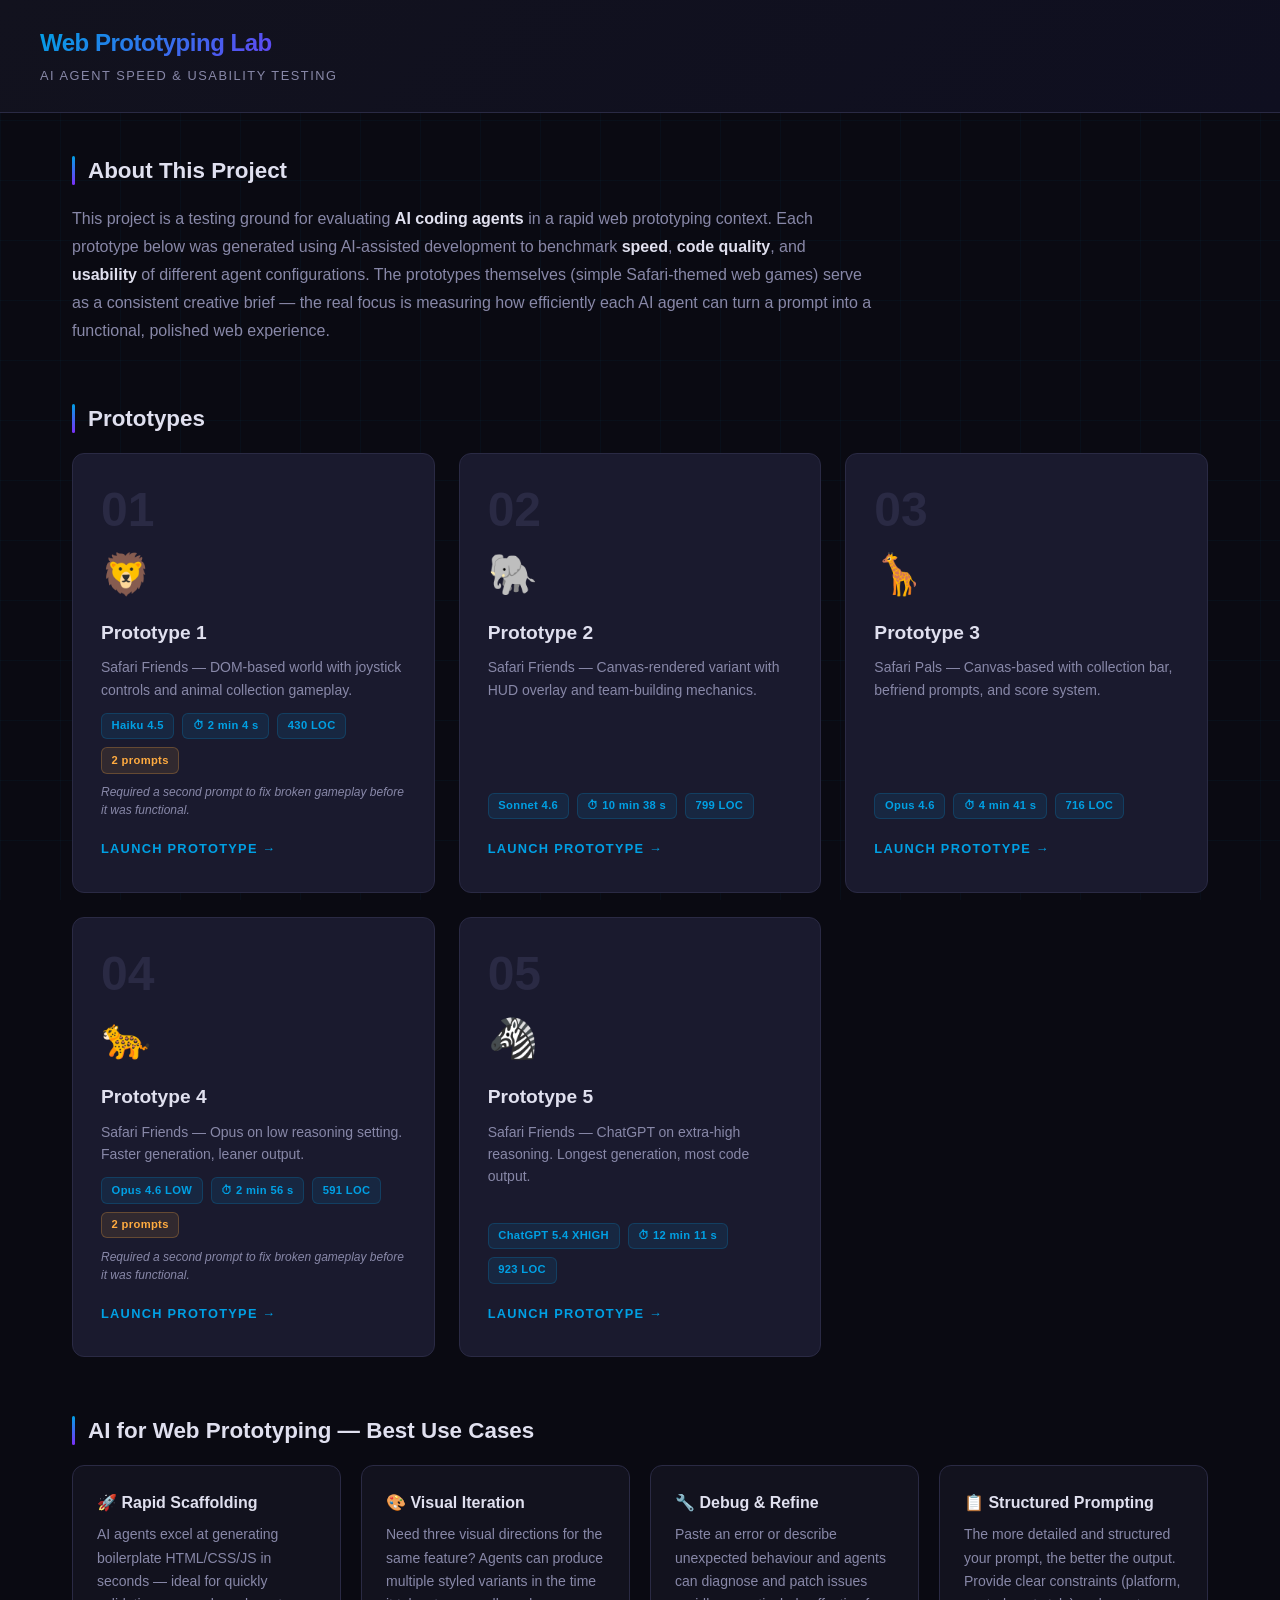
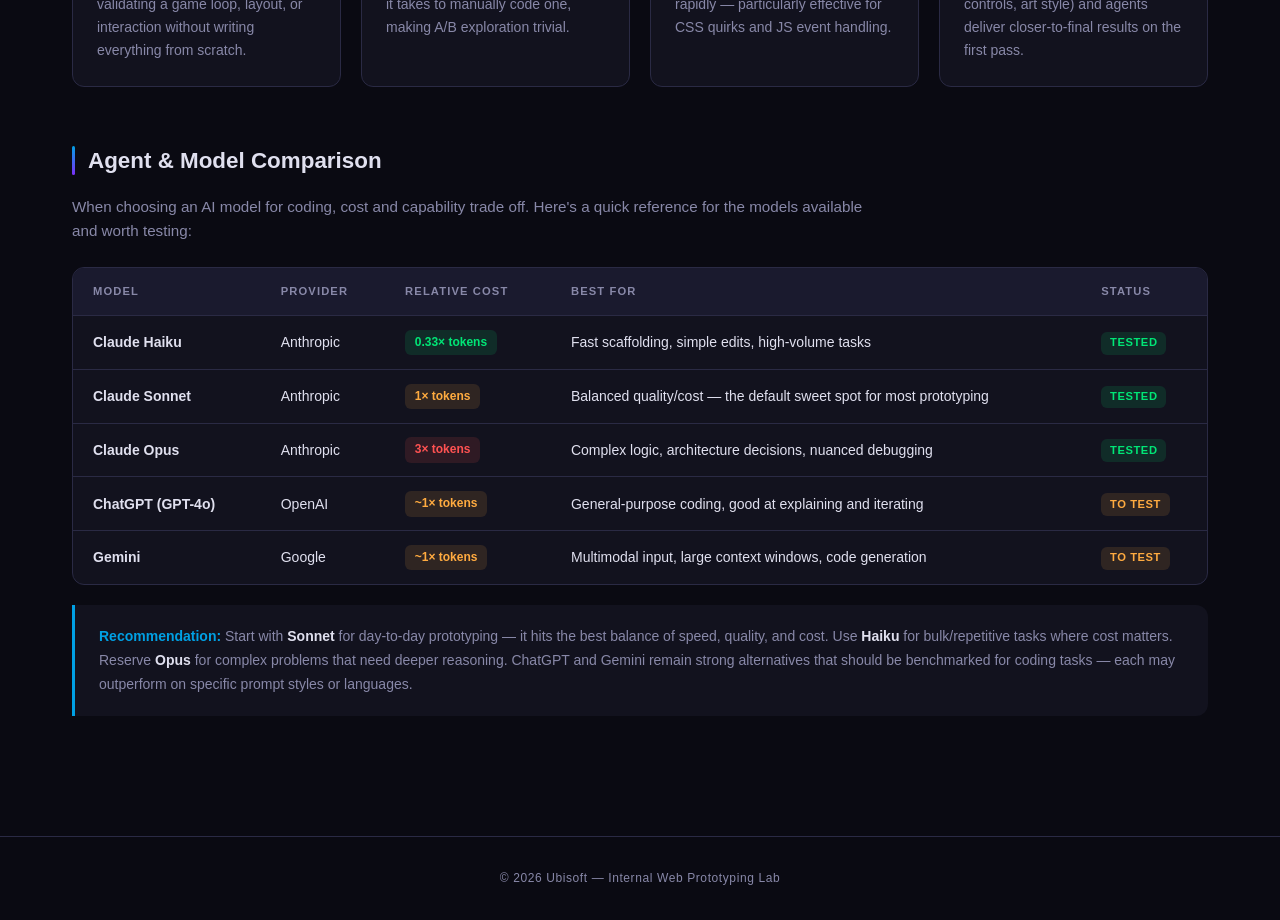
<file: index.html>
<!DOCTYPE html>
<html lang="en">
<head>
    <meta charset="UTF-8">
    <meta name="viewport" content="width=device-width, initial-scale=1.0">
    <title>Ubisoft Web Prototyping Lab</title>
    <link rel="stylesheet" href="styles.css">
</head>
<body>
    <div class="bg-grid"></div>

    <header>
        <div class="header-inner">
            <div class="logo-area">
                <div>
                    <h1>Web Prototyping Lab</h1>
                    <span class="subtitle">AI Agent Speed &amp; Usability Testing</span>
                </div>
            </div>
        </div>
    </header>

    <main>
        <!-- Intro Section -->
        <section class="intro-section">
            <h2>About This Project</h2>
            <p>
                This project is a testing ground for evaluating <strong>AI coding agents</strong> in a rapid web prototyping context. Each prototype below was generated using AI-assisted development to benchmark <strong>speed</strong>, <strong>code quality</strong>, and <strong>usability</strong> of different agent configurations. The prototypes themselves (simple Safari-themed web games) serve as a consistent creative brief — the real focus is measuring how efficiently each AI agent can turn a prompt into a functional, polished web experience.
            </p>
        </section>

        <!-- Prototype Cards -->
        <section class="cards-section">
            <h2>Prototypes</h2>
            <div class="cards-grid">

                <a href="prototype1/index.html" class="card">
                    <div class="card-number">01</div>
                    <div class="card-icon">🦁</div>
                    <h3>Prototype 1</h3>
                    <p class="card-desc">Safari Friends — DOM-based world with joystick controls and animal collection gameplay.</p>
                    <div class="card-meta">
                        <span class="meta-tag">Haiku 4.5</span>
                        <span class="meta-tag">⏱ 2 min 4 s</span>
                        <span class="meta-tag">430 LOC</span>
                        <span class="meta-tag meta-tag--warn">2 prompts</span>
                    </div>
                    <p class="card-extra">Required a second prompt to fix broken gameplay before it was functional.</p>
                    <span class="card-cta">Launch Prototype &rarr;</span>
                </a>

                <a href="prototype2/index.html" class="card">
                    <div class="card-number">02</div>
                    <div class="card-icon">🐘</div>
                    <h3>Prototype 2</h3>
                    <p class="card-desc">Safari Friends — Canvas-rendered variant with HUD overlay and team-building mechanics.</p>
                    <div class="card-meta">
                        <span class="meta-tag">Sonnet 4.6</span>
                        <span class="meta-tag">⏱ 10 min 38 s</span>
                        <span class="meta-tag">799 LOC</span>
                    </div>
                    <span class="card-cta">Launch Prototype &rarr;</span>
                </a>

                <a href="prototype3/index.html" class="card">
                    <div class="card-number">03</div>
                    <div class="card-icon">🦒</div>
                    <h3>Prototype 3</h3>
                    <p class="card-desc">Safari Pals — Canvas-based with collection bar, befriend prompts, and score system.</p>
                    <div class="card-meta">
                        <span class="meta-tag">Opus 4.6</span>
                        <span class="meta-tag">⏱ 4 min 41 s</span>
                        <span class="meta-tag">716 LOC</span>
                    </div>
                    <span class="card-cta">Launch Prototype &rarr;</span>
                </a>

                <a href="prototype4%20(opus%20low)/index.html" class="card">
                    <div class="card-number">04</div>
                    <div class="card-icon">🐆</div>
                    <h3>Prototype 4</h3>
                    <p class="card-desc">Safari Friends — Opus on low reasoning setting. Faster generation, leaner output.</p>
                    <div class="card-meta">
                        <span class="meta-tag">Opus 4.6 LOW</span>
                        <span class="meta-tag">⏱ 2 min 56 s</span>
                        <span class="meta-tag">591 LOC</span>
                        <span class="meta-tag meta-tag--warn">2 prompts</span>
                    </div>
                    <p class="card-extra">Required a second prompt to fix broken gameplay before it was functional.</p>
                    <span class="card-cta">Launch Prototype &rarr;</span>
                </a>

                <a href="prototype5%20(gpt)/index.html" class="card">
                    <div class="card-number">05</div>
                    <div class="card-icon">🦓</div>
                    <h3>Prototype 5</h3>
                    <p class="card-desc">Safari Friends — ChatGPT on extra-high reasoning. Longest generation, most code output.</p>
                    <div class="card-meta">
                        <span class="meta-tag">ChatGPT 5.4 XHIGH</span>
                        <span class="meta-tag">⏱ 12 min 11 s</span>
                        <span class="meta-tag">923 LOC</span>
                    </div>
                    <span class="card-cta">Launch Prototype &rarr;</span>
                </a>

            </div>
        </section>

        <!-- AI Insights Section -->
        <section class="insights-section">
            <h2>AI for Web Prototyping — Best Use Cases</h2>
            <div class="insights-grid">
                <div class="insight-card">
                    <h3>🚀 Rapid Scaffolding</h3>
                    <p>AI agents excel at generating boilerplate HTML/CSS/JS in seconds — ideal for quickly validating a game loop, layout, or interaction without writing everything from scratch.</p>
                </div>
                <div class="insight-card">
                    <h3>🎨 Visual Iteration</h3>
                    <p>Need three visual directions for the same feature? Agents can produce multiple styled variants in the time it takes to manually code one, making A/B exploration trivial.</p>
                </div>
                <div class="insight-card">
                    <h3>🔧 Debug &amp; Refine</h3>
                    <p>Paste an error or describe unexpected behaviour and agents can diagnose and patch issues rapidly — particularly effective for CSS quirks and JS event handling.</p>
                </div>
                <div class="insight-card">
                    <h3>📋 Structured Prompting</h3>
                    <p>The more detailed and structured your prompt, the better the output. Provide clear constraints (platform, controls, art style) and agents deliver closer-to-final results on the first pass.</p>
                </div>
            </div>
        </section>

        <!-- Model Comparison Section -->
        <section class="models-section">
            <h2>Agent &amp; Model Comparison</h2>
            <p class="models-intro">When choosing an AI model for coding, cost and capability trade off. Here's a quick reference for the models available and worth testing:</p>

            <div class="model-table-wrapper">
                <table class="model-table">
                    <thead>
                        <tr>
                            <th>Model</th>
                            <th>Provider</th>
                            <th>Relative Cost</th>
                            <th>Best For</th>
                            <th>Status</th>
                        </tr>
                    </thead>
                    <tbody>
                        <tr>
                            <td><strong>Claude Haiku</strong></td>
                            <td>Anthropic</td>
                            <td><span class="cost-badge cost-low">0.33× tokens</span></td>
                            <td>Fast scaffolding, simple edits, high-volume tasks</td>
                            <td><span class="status-badge tested">Tested</span></td>
                        </tr>
                        <tr>
                            <td><strong>Claude Sonnet</strong></td>
                            <td>Anthropic</td>
                            <td><span class="cost-badge cost-mid">1× tokens</span></td>
                            <td>Balanced quality/cost — the default sweet spot for most prototyping</td>
                            <td><span class="status-badge tested">Tested</span></td>
                        </tr>
                        <tr>
                            <td><strong>Claude Opus</strong></td>
                            <td>Anthropic</td>
                            <td><span class="cost-badge cost-high">3× tokens</span></td>
                            <td>Complex logic, architecture decisions, nuanced debugging</td>
                            <td><span class="status-badge tested">Tested</span></td>
                        </tr>
                        <tr>
                            <td><strong>ChatGPT (GPT-4o)</strong></td>
                            <td>OpenAI</td>
                            <td><span class="cost-badge cost-mid">~1× tokens</span></td>
                            <td>General-purpose coding, good at explaining and iterating</td>
                            <td><span class="status-badge pending">To Test</span></td>
                        </tr>
                        <tr>
                            <td><strong>Gemini</strong></td>
                            <td>Google</td>
                            <td><span class="cost-badge cost-mid">~1× tokens</span></td>
                            <td>Multimodal input, large context windows, code generation</td>
                            <td><span class="status-badge pending">To Test</span></td>
                        </tr>
                    </tbody>
                </table>
            </div>

            <div class="model-note">
                <strong>Recommendation:</strong> Start with <em>Sonnet</em> for day-to-day prototyping — it hits the best balance of speed, quality, and cost. Use <em>Haiku</em> for bulk/repetitive tasks where cost matters. Reserve <em>Opus</em> for complex problems that need deeper reasoning. ChatGPT and Gemini remain strong alternatives that should be benchmarked for coding tasks — each may outperform on specific prompt styles or languages.
            </div>
        </section>
    </main>

    <footer>
        <p>&copy; 2026 Ubisoft — Internal Web Prototyping Lab</p>
    </footer>
</body>
</html>
</file>
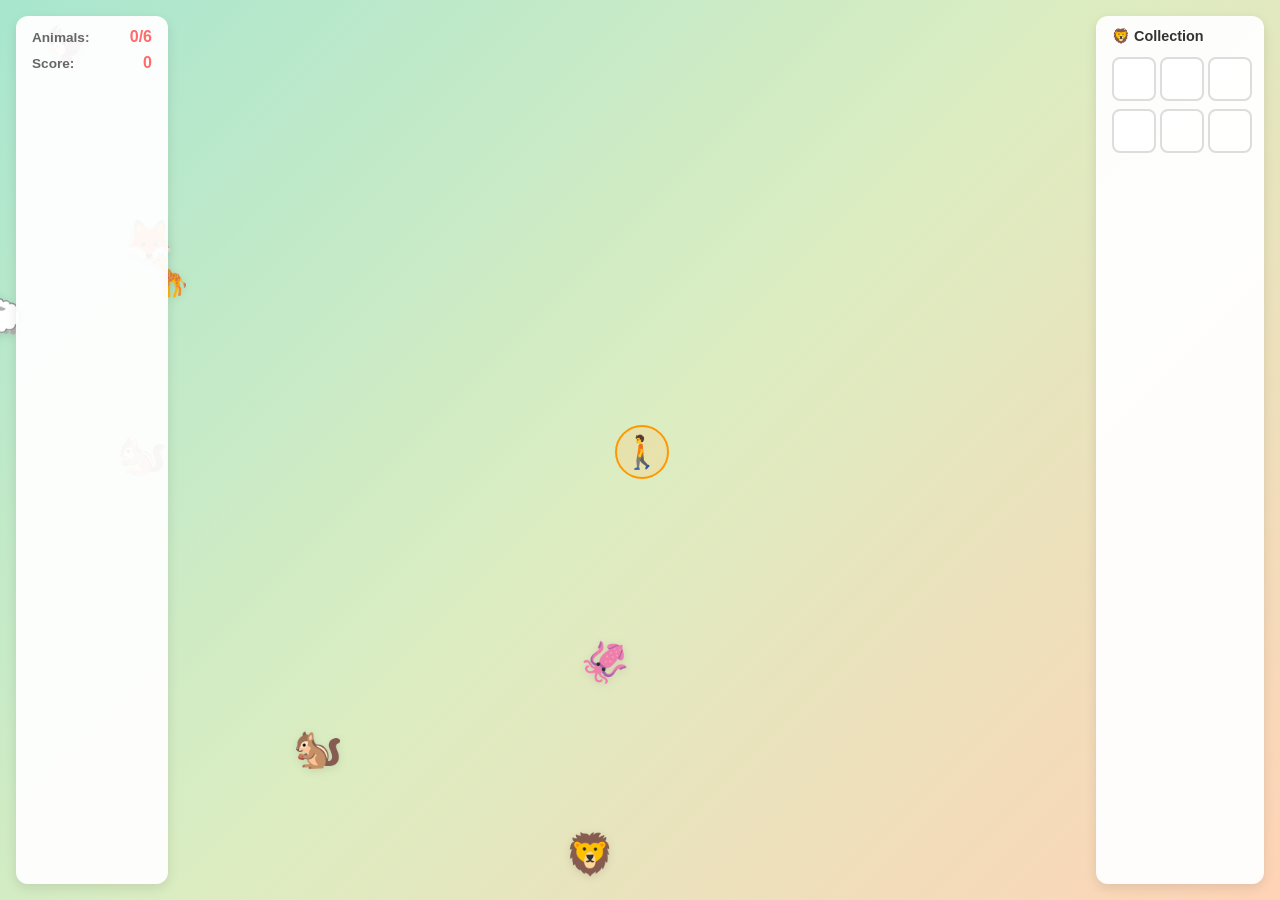
<file: prototype1/index.html>
<!DOCTYPE html>
<html lang="en">
<head>
    <meta charset="UTF-8">
    <meta name="viewport" content="width=device-width, initial-scale=1.0">
    <meta name="apple-mobile-web-app-capable" content="yes">
    <meta name="apple-mobile-web-app-status-bar-style" content="black-translucent">
    <meta name="apple-mobile-web-app-title" content="Safari Friends">
    <title>Safari Friends - Collect Animals!</title>
    <link rel="stylesheet" href="styles.css">
</head>
<body>
    <div class="game-container">
        <!-- Game World -->
        <div class="game-world">
            <div class="world-viewport" id="worldViewport">
                <!-- Game elements rendered here -->
            </div>
        </div>

        <!-- Joystick -->
        <div class="joystick-container" id="joystickContainer">
            <div class="joystick-bg" id="joystickBg">
                <div class="joystick-stick" id="joystickStick"></div>
            </div>
        </div>

        <!-- UI Overlay -->
        <div class="ui-overlay">
            <!-- Score Display -->
            <div class="score-display">
                <div class="score-item">
                    <span class="score-label">Animals:</span>
                    <span class="score-value" id="animalCount">0/6</span>
                </div>
                <div class="score-item">
                    <span class="score-label">Score:</span>
                    <span class="score-value" id="scoreDisplay">0</span>
                </div>
            </div>

            <!-- Collected Animals -->
            <div class="collected-animals">
                <div class="collection-title">🦁 Collection</div>
                <div class="animal-slot" id="slot0"></div>
                <div class="animal-slot" id="slot1"></div>
                <div class="animal-slot" id="slot2"></div>
                <div class="animal-slot" id="slot3"></div>
                <div class="animal-slot" id="slot4"></div>
                <div class="animal-slot" id="slot5"></div>
            </div>
        </div>

        <!-- Game Over Screen -->
        <div class="game-over-screen" id="gameOverScreen">
            <div class="game-over-content">
                <div class="game-over-title">🎉 Safari Complete!</div>
                <div class="game-over-text">You've collected 6 amazing animals!</div>
                <div class="final-score-container">
                    <div class="final-score-label">Final Score:</div>
                    <div class="final-score" id="finalScore">0</div>
                </div>
                <div class="collection-summary" id="collectionSummary"></div>
                <button class="play-again-btn" id="playAgainBtn">Play Again</button>
            </div>
        </div>
    </div>

    <script src="app.js"></script>
</body>
</html>
</file>
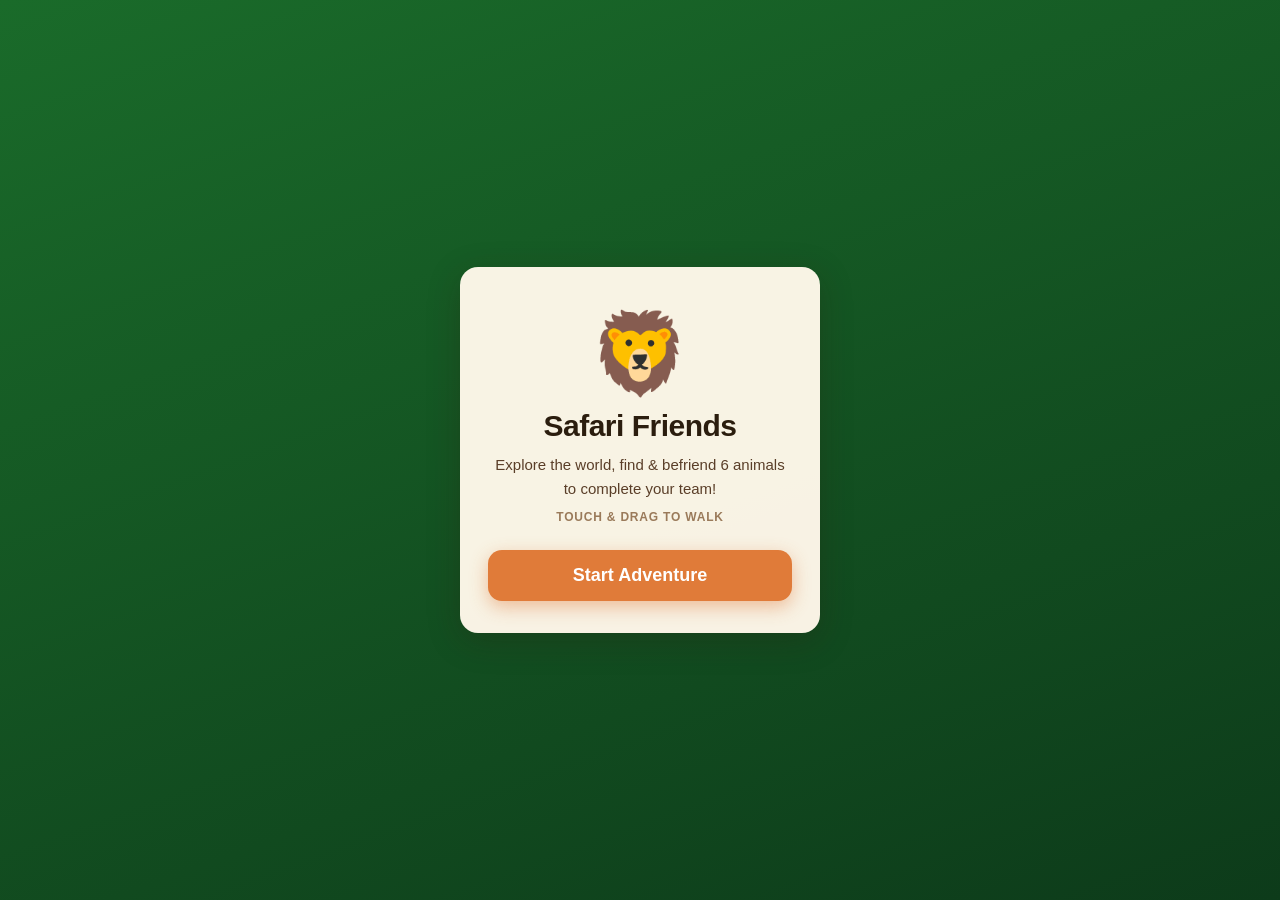
<file: prototype2/index.html>
<!DOCTYPE html>
<html lang="en">
<head>
  <meta charset="UTF-8" />
  <meta name="viewport" content="width=device-width, initial-scale=1.0, maximum-scale=1.0, user-scalable=no" />
  <meta name="apple-mobile-web-app-capable" content="yes" />
  <meta name="apple-mobile-web-app-status-bar-style" content="black-translucent" />
  <title>Safari Friends</title>
  <link rel="stylesheet" href="styles.css" />
</head>
<body>

  <!-- WORLD CANVAS -->
  <canvas id="gameCanvas"></canvas>

  <!-- HUD -->
  <div id="hud">
    <div id="hudLeft">
      <div id="teamBar">
        <span id="teamLabel">TEAM</span>
        <div id="teamSlots"></div>
      </div>
    </div>
    <div id="hudRight">
      <div id="scoreBox">
        <span id="scoreLabel">SCORE</span>
        <span id="scoreValue">0</span>
      </div>
    </div>
  </div>

  <!-- JOYSTICK -->
  <div id="joystickOuter" class="hidden">
    <div id="joystickInner"></div>
  </div>

  <!-- ENCOUNTER PANEL -->
  <div id="encounterPanel" class="hidden">
    <div id="encounterCard">
      <div id="encounterEmoji"></div>
      <div id="encounterName"></div>
      <div id="encounterTrait"></div>
      <div id="encounterRarity"></div>
      <div id="encounterDesc"></div>
      <div id="encounterButtons">
        <button id="btnBefriend">🤝 Befriend</button>
        <button id="btnLeave">🚶 Leave</button>
      </div>
    </div>
  </div>

  <!-- COLLECTION POPUP -->
  <div id="collectionPopup" class="hidden">
    <div id="collectionCard">
      <div id="collectionTitle">🌟 New Friend!</div>
      <div id="collectionEmoji"></div>
      <div id="collectionName"></div>
      <div id="collectionPoints">+<span id="collectionPts"></span> pts</div>
      <button id="btnCollectionOk">Continue</button>
    </div>
  </div>

  <!-- END SCREEN -->
  <div id="endScreen" class="hidden">
    <div id="endCard">
      <div id="endTitle">Safari Complete! 🎉</div>
      <div id="endSubtitle">Your Team</div>
      <div id="endTeamGrid"></div>
      <div id="endScoreRow">
        <span>Final Score:</span>
        <span id="endScoreVal"></span>
      </div>
      <div id="endRankRow">Rank: <span id="endRank"></span></div>
      <button id="btnRestart">🔄 Play Again</button>
    </div>
  </div>

  <!-- START SCREEN -->
  <div id="startScreen">
    <div id="startCard">
      <div id="startEmoji">🦁</div>
      <div id="startTitle">Safari Friends</div>
      <div id="startDesc">Explore the world, find & befriend 6 animals to complete your team!</div>
      <div id="startHint">Touch &amp; drag to walk</div>
      <button id="btnStart">Start Adventure</button>
    </div>
  </div>

  <script src="app.js"></script>
</body>
</html>
</file>
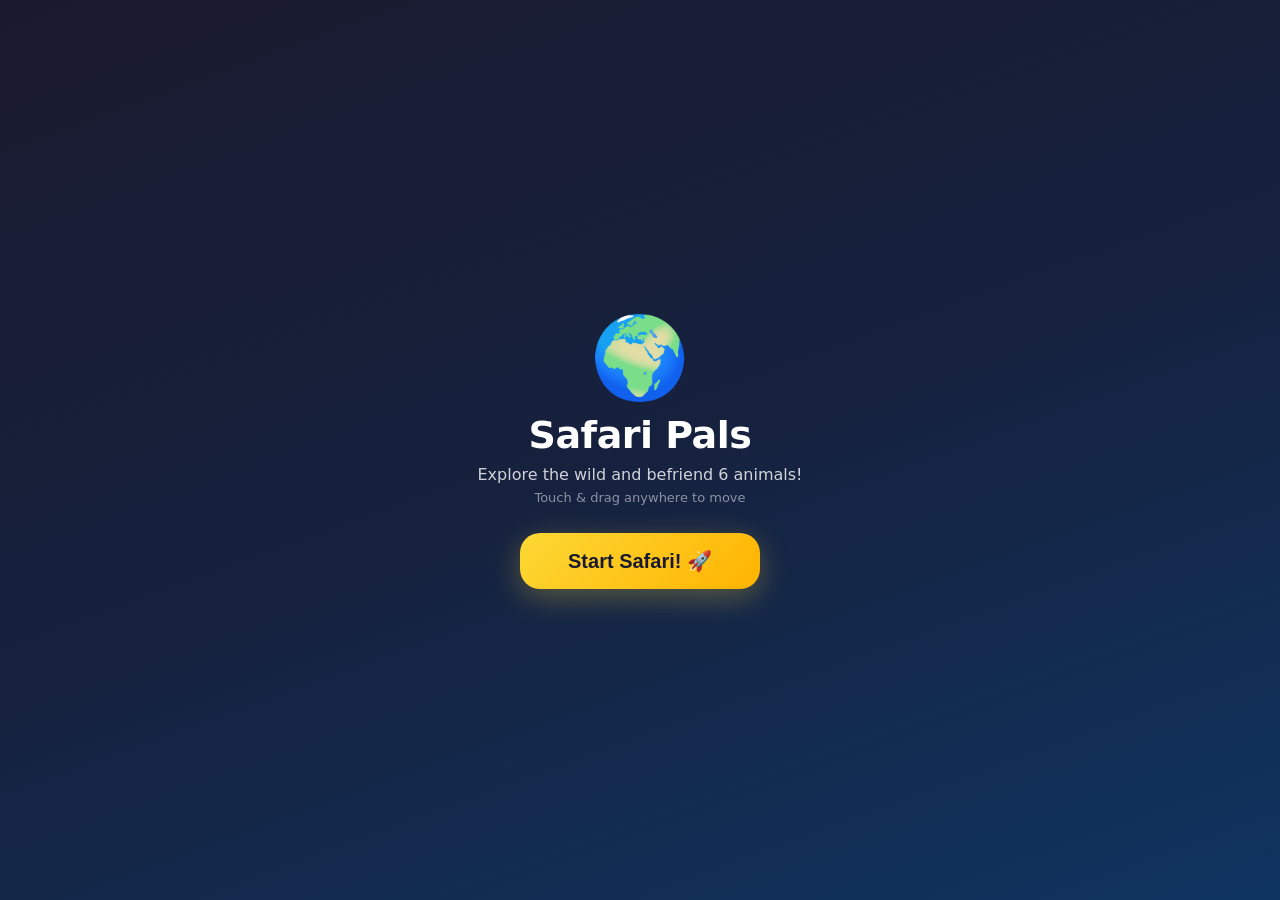
<file: prototype3/index.html>
<!DOCTYPE html>
<html lang="en">
<head>
    <meta charset="UTF-8">
    <meta name="viewport" content="width=device-width, initial-scale=1.0, user-scalable=no, viewport-fit=cover">
    <meta name="apple-mobile-web-app-capable" content="yes">
    <meta name="apple-mobile-web-app-status-bar-style" content="black-translucent">
    <meta name="apple-mobile-web-app-title" content="Safari Pals">
    <title>Safari Pals</title>
    <link rel="stylesheet" href="styles.css">
</head>
<body>
    <div id="game-container">
        <canvas id="game-canvas"></canvas>

        <!-- HUD -->
        <div id="hud">
            <div id="hud-score">Score: <span id="score-value">0</span></div>
            <div id="hud-collection"><span id="collection-count">0</span>/6 🐾</div>
        </div>

        <!-- Collection bar -->
        <div id="collection-bar">
            <div id="collection-slots"></div>
        </div>

        <!-- Befriend prompt -->
        <div id="befriend-prompt" class="hidden">
            <div id="befriend-card">
                <div id="befriend-emoji"></div>
                <div id="befriend-name"></div>
                <div id="befriend-trait"></div>
                <div id="befriend-rarity"></div>
                <button id="befriend-btn">Befriend! 🤝</button>
            </div>
        </div>

        <!-- Game over screen -->
        <div id="game-over" class="hidden">
            <div id="game-over-card">
                <h1>🎉 Safari Complete!</h1>
                <div id="final-team"></div>
                <div id="final-score"></div>
                <button id="play-again-btn">Play Again 🔄</button>
            </div>
        </div>

        <!-- Title screen -->
        <div id="title-screen">
            <div id="title-card">
                <div class="title-emoji">🌍</div>
                <h1>Safari Pals</h1>
                <p>Explore the wild and befriend 6 animals!</p>
                <p class="hint">Touch & drag anywhere to move</p>
                <button id="start-btn">Start Safari! 🚀</button>
            </div>
        </div>
    </div>

    <script src="app.js"></script>
</body>
</html>
</file>
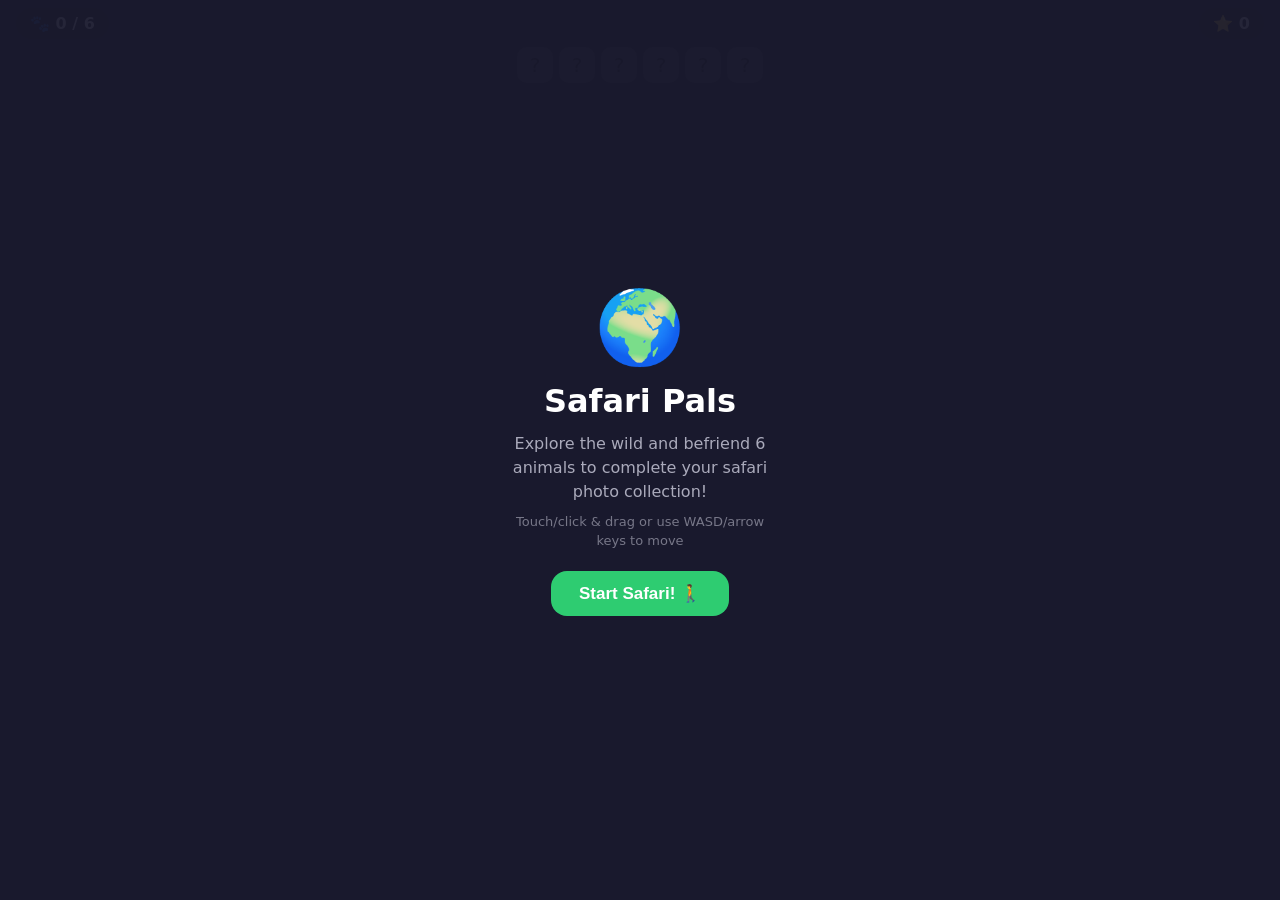
<file: prototype4 (opus low)/index.html>
<!DOCTYPE html>
<html lang="en">
<head>
<meta charset="UTF-8">
<meta name="viewport" content="width=device-width, initial-scale=1.0, user-scalable=no, viewport-fit=cover">
<meta name="apple-mobile-web-app-capable" content="yes">
<meta name="apple-mobile-web-app-status-bar-style" content="black-translucent">
<meta name="apple-mobile-web-app-title" content="Safari Pals">
<title>Safari Pals</title>
<link rel="stylesheet" href="styles.css">
</head>
<body>
<div id="game-container">
  <canvas id="game-canvas"></canvas>
  <div id="hud">
    <div id="hud-top">
      <div id="collection-count">🐾 0 / 6</div>
      <div id="score-display">⭐ 0</div>
    </div>
    <div id="collection-bar"></div>
  </div>
  <div id="interact-prompt" class="hidden">Tap to befriend! 🤝</div>
  <div id="animal-modal" class="hidden">
    <div id="modal-content">
      <div id="modal-emoji"></div>
      <div id="modal-name"></div>
      <div id="modal-personality"></div>
      <div id="modal-rarity"></div>
      <div id="modal-points"></div>
      <button id="modal-btn">Add to Collection! 📸</button>
    </div>
  </div>
  <div id="end-screen" class="hidden">
    <div id="end-content">
      <h1>🎉 Safari Complete!</h1>
      <div id="end-collection"></div>
      <div id="end-score"></div>
      <button id="restart-btn">Play Again 🔄</button>
    </div>
  </div>
  <div id="start-screen">
    <div id="start-content">
      <div class="start-emoji">🌍</div>
      <h1>Safari Pals</h1>
      <p>Explore the wild and befriend 6 animals to complete your safari photo collection!</p>
      <p class="hint">Touch/click & drag or use WASD/arrow keys to move</p>
      <button id="start-btn">Start Safari! 🚶</button>
    </div>
  </div>
</div>
<script src="app.js"></script>
</body>
</html>
</file>
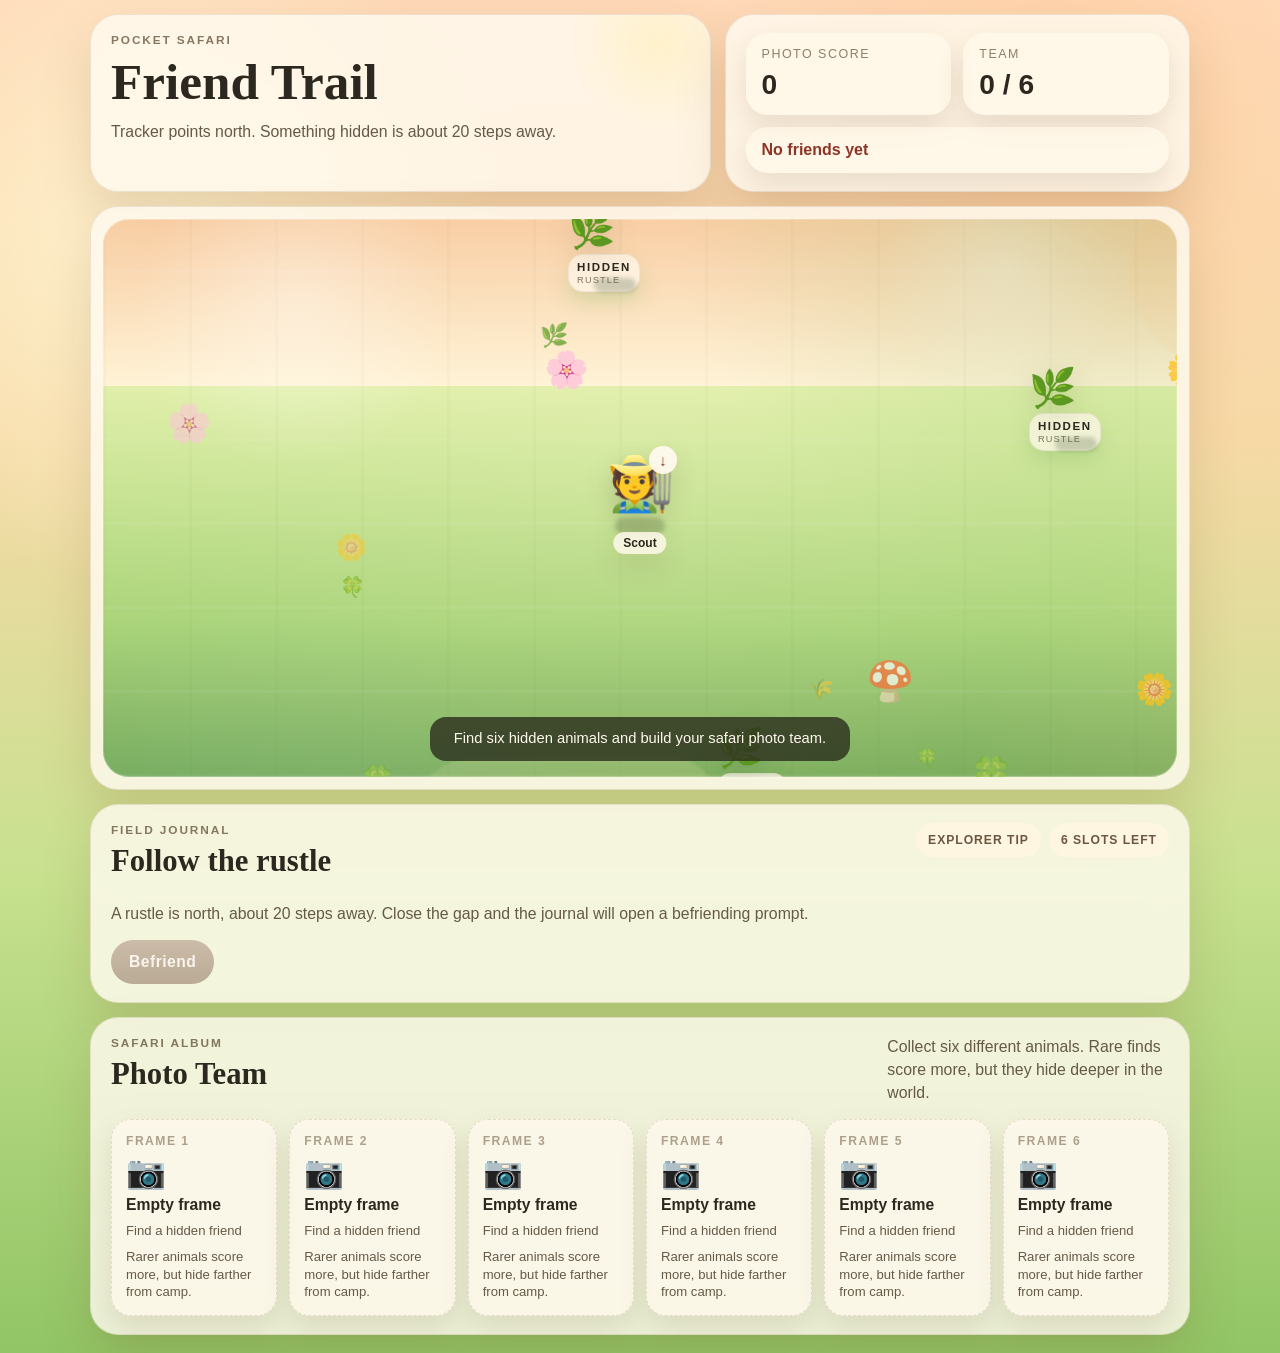
<file: prototype5 (gpt)/index.html>
<!DOCTYPE html>
<html lang="en">
<head>
	<meta charset="UTF-8">
	<meta name="viewport" content="width=device-width, initial-scale=1, viewport-fit=cover">
	<meta name="apple-mobile-web-app-capable" content="yes">
	<meta name="apple-mobile-web-app-status-bar-style" content="black-translucent">
	<title>Friend Trail Safari</title>
	<link rel="stylesheet" href="styles.css">
</head>
<body>
	<div class="app-shell">
		<header class="hud-row">
			<section class="panel brand-panel">
				<p class="eyebrow">Pocket Safari</p>
				<h1>Friend Trail</h1>
				<p class="lead" id="trackerText">Touch and drag anywhere inside the meadow to summon the joystick and start exploring.</p>
			</section>

			<section class="panel score-panel" aria-label="Safari progress">
				<div class="score-metric">
					<span class="metric-label">Photo Score</span>
					<strong class="metric-value" id="scoreValue">0</strong>
				</div>
				<div class="score-metric">
					<span class="metric-label">Team</span>
					<strong class="metric-value" id="teamValue">0 / 6</strong>
				</div>
				<div class="rarity-chip" id="rarestValue">No friends yet</div>
			</section>
		</header>

		<main class="game-panel">
			<section class="game-view" id="gameView" aria-label="2D safari world">
				<div class="world" id="world">
					<div class="decor-layer" id="decorLayer"></div>
					<div class="animal-layer" id="animalLayer"></div>

					<div class="player" id="player">
						<div class="player-shadow"></div>
						<div class="player-avatar" aria-hidden="true">🧑‍🌾</div>
						<div class="player-compass" id="playerCompass">↓</div>
						<div class="player-tag">Scout</div>
					</div>
				</div>

				<div class="joystick" id="joystick" aria-hidden="true">
					<div class="joystick-base"></div>
					<div class="joystick-knob" id="joystickKnob"></div>
				</div>

				<div class="toast" id="toast" role="status" aria-live="polite"></div>
			</section>
		</main>

		<section class="panel journal-panel" id="encounterPanel" aria-label="Field journal">
			<div class="journal-header">
				<div>
					<p class="eyebrow">Field Journal</p>
					<h2 id="encounterTitle">No animal in range</h2>
				</div>
				<div class="journal-pills">
					<span class="rarity-pill" id="encounterRarity">Explorer Tip</span>
					<span class="points-pill" id="encounterPoints">Need 6 friends</span>
				</div>
			</div>

			<p class="journal-copy" id="encounterCopy">Sweep the map, follow the tracker, and walk close to rustling patches to reveal the animals hiding there.</p>

			<button class="primary-button" id="befriendButton" type="button" disabled>Befriend</button>
		</section>

		<section class="panel collection-panel" aria-label="Safari album">
			<div class="collection-header">
				<div>
					<p class="eyebrow">Safari Album</p>
					<h2>Photo Team</h2>
				</div>
				<p class="collection-note">Collect six different animals. Rare finds score more, but they hide deeper in the world.</p>
			</div>

			<div class="collection-grid" id="collectionGrid"></div>
		</section>

		<section class="overlay hidden" id="endOverlay" role="dialog" aria-modal="true" aria-labelledby="endTitle">
			<div class="overlay-card">
				<p class="eyebrow">Trip Complete</p>
				<h2 id="endTitle">Safari finished</h2>
				<p class="overlay-summary" id="endSummary"></p>
				<div class="final-team" id="finalTeam"></div>
				<button class="primary-button primary-button--wide" id="restartButton" type="button">Play again</button>
			</div>
		</section>
	</div>

	<script src="app.js"></script>
</body>
</html>
</file>
<file: styles.css>
/* === Reset & Base === */
*, *::before, *::after {
    margin: 0;
    padding: 0;
    box-sizing: border-box;
}

:root {
    --ubi-dark: #0a0a12;
    --ubi-panel: #12121e;
    --ubi-card: #1a1a2e;
    --ubi-border: #2a2a44;
    --ubi-blue: #00a0e4;
    --ubi-blue-glow: rgba(0, 160, 228, 0.25);
    --ubi-purple: #7b2ff7;
    --ubi-purple-glow: rgba(123, 47, 247, 0.2);
    --ubi-text: #e0e0ef;
    --ubi-text-muted: #8888a8;
    --ubi-accent: #00e5ff;
    --ubi-green: #00e676;
    --ubi-orange: #ffab40;
    --ubi-red: #ff5252;
    --radius: 12px;
    --transition: 0.25s ease;
}

html {
    scroll-behavior: smooth;
}

body {
    font-family: -apple-system, BlinkMacSystemFont, 'Segoe UI', Roboto, 'Helvetica Neue', Arial, sans-serif;
    background: var(--ubi-dark);
    color: var(--ubi-text);
    line-height: 1.6;
    min-height: 100vh;
    overflow-x: hidden;
}

/* === Background Grid === */
.bg-grid {
    position: fixed;
    inset: 0;
    z-index: 0;
    pointer-events: none;
    background-image:
        linear-gradient(rgba(0, 160, 228, 0.04) 1px, transparent 1px),
        linear-gradient(90deg, rgba(0, 160, 228, 0.04) 1px, transparent 1px);
    background-size: 60px 60px;
}

/* === Header === */
header {
    position: relative;
    z-index: 10;
    background: linear-gradient(135deg, var(--ubi-panel) 0%, #0f0f20 100%);
    border-bottom: 1px solid var(--ubi-border);
    padding: 1.5rem 2rem;
}

.header-inner {
    max-width: 1200px;
    margin: 0 auto;
    display: flex;
    align-items: center;
    justify-content: space-between;
}

.logo-area {
    display: flex;
    align-items: center;
    gap: 1rem;
}

.ubi-swirl {
    color: var(--ubi-blue);
    flex-shrink: 0;
}

.logo-area h1 {
    font-size: 1.5rem;
    font-weight: 700;
    letter-spacing: -0.02em;
    background: linear-gradient(135deg, var(--ubi-blue), var(--ubi-purple));
    -webkit-background-clip: text;
    -webkit-text-fill-color: transparent;
    background-clip: text;
}

.subtitle {
    font-size: 0.8rem;
    color: var(--ubi-text-muted);
    text-transform: uppercase;
    letter-spacing: 0.12em;
}

/* === Main === */
main {
    position: relative;
    z-index: 1;
    max-width: 1200px;
    margin: 0 auto;
    padding: 2.5rem 2rem 4rem;
}

section {
    margin-bottom: 3.5rem;
}

section h2 {
    font-size: 1.4rem;
    font-weight: 700;
    margin-bottom: 1rem;
    color: var(--ubi-text);
    position: relative;
    padding-left: 1rem;
}

section h2::before {
    content: '';
    position: absolute;
    left: 0;
    top: 0.15em;
    bottom: 0.15em;
    width: 3px;
    border-radius: 3px;
    background: linear-gradient(180deg, var(--ubi-blue), var(--ubi-purple));
}

/* === Intro === */
.intro-section p {
    font-size: 1rem;
    color: var(--ubi-text-muted);
    max-width: 800px;
    line-height: 1.75;
}

.intro-section strong {
    color: var(--ubi-text);
}

/* === Prototype Cards === */
.cards-grid {
    display: grid;
    grid-template-columns: repeat(auto-fit, minmax(300px, 1fr));
    gap: 1.5rem;
}

.card {
    position: relative;
    display: flex;
    flex-direction: column;
    background: var(--ubi-card);
    border: 1px solid var(--ubi-border);
    border-radius: var(--radius);
    padding: 2rem 1.75rem;
    text-decoration: none;
    color: var(--ubi-text);
    overflow: hidden;
    transition: transform var(--transition), border-color var(--transition), box-shadow var(--transition);
}

.card::before {
    content: '';
    position: absolute;
    inset: 0;
    background: linear-gradient(135deg, var(--ubi-blue-glow) 0%, transparent 60%);
    opacity: 0;
    transition: opacity var(--transition);
    pointer-events: none;
}

.card:hover {
    transform: translateY(-4px);
    border-color: var(--ubi-blue);
    box-shadow: 0 8px 32px var(--ubi-blue-glow);
}

.card:hover::before {
    opacity: 1;
}

.card-number {
    font-size: 3rem;
    font-weight: 900;
    color: var(--ubi-border);
    line-height: 1;
    margin-bottom: 0.5rem;
    transition: color var(--transition);
}

.card:hover .card-number {
    color: rgba(0, 160, 228, 0.25);
}

.card-icon {
    font-size: 2.5rem;
    margin-bottom: 0.75rem;
}

.card h3 {
    font-size: 1.2rem;
    font-weight: 700;
    margin-bottom: 0.5rem;
}

.card-desc {
    font-size: 0.875rem;
    color: var(--ubi-text-muted);
    flex: 1;
    line-height: 1.6;
}

.card-meta {
    display: flex;
    flex-wrap: wrap;
    gap: 0.5rem;
    margin-top: 0.75rem;
}

.meta-tag {
    display: inline-block;
    padding: 0.2rem 0.6rem;
    border-radius: 6px;
    font-size: 0.7rem;
    font-weight: 600;
    letter-spacing: 0.03em;
    background: rgba(0, 160, 228, 0.1);
    color: var(--ubi-blue);
    border: 1px solid rgba(0, 160, 228, 0.2);
}

.meta-tag--warn {
    background: rgba(255, 171, 64, 0.1);
    color: var(--ubi-orange);
    border-color: rgba(255, 171, 64, 0.25);
}

.card-extra {
    margin-top: 0.6rem;
    font-size: 0.75rem;
    color: var(--ubi-text-muted);
    font-style: italic;
    line-height: 1.5;
}

.card-cta {
    display: inline-block;
    margin-top: 1.25rem;
    font-size: 0.8rem;
    font-weight: 600;
    text-transform: uppercase;
    letter-spacing: 0.1em;
    color: var(--ubi-blue);
    transition: color var(--transition);
}

.card:hover .card-cta {
    color: var(--ubi-accent);
}

/* === Insights === */
.insights-grid {
    display: grid;
    grid-template-columns: repeat(auto-fit, minmax(250px, 1fr));
    gap: 1.25rem;
}

.insight-card {
    background: var(--ubi-panel);
    border: 1px solid var(--ubi-border);
    border-radius: var(--radius);
    padding: 1.5rem;
}

.insight-card h3 {
    font-size: 1rem;
    margin-bottom: 0.5rem;
}

.insight-card p {
    font-size: 0.875rem;
    color: var(--ubi-text-muted);
    line-height: 1.65;
}

/* === Models Section === */
.models-intro {
    font-size: 0.95rem;
    color: var(--ubi-text-muted);
    margin-bottom: 1.5rem;
    max-width: 800px;
}

.model-table-wrapper {
    overflow-x: auto;
    border-radius: var(--radius);
    border: 1px solid var(--ubi-border);
    background: var(--ubi-panel);
}

.model-table {
    width: 100%;
    border-collapse: collapse;
    font-size: 0.875rem;
}

.model-table thead {
    background: var(--ubi-card);
}

.model-table th {
    padding: 0.9rem 1.25rem;
    text-align: left;
    color: var(--ubi-text-muted);
    font-weight: 600;
    text-transform: uppercase;
    font-size: 0.7rem;
    letter-spacing: 0.1em;
    border-bottom: 1px solid var(--ubi-border);
}

.model-table td {
    padding: 0.85rem 1.25rem;
    border-bottom: 1px solid var(--ubi-border);
    color: var(--ubi-text);
}

.model-table tbody tr:last-child td {
    border-bottom: none;
}

.model-table tbody tr:hover {
    background: rgba(0, 160, 228, 0.04);
}

/* Cost badges */
.cost-badge {
    display: inline-block;
    padding: 0.2rem 0.6rem;
    border-radius: 6px;
    font-size: 0.75rem;
    font-weight: 600;
}

.cost-low {
    background: rgba(0, 230, 118, 0.12);
    color: var(--ubi-green);
}

.cost-mid {
    background: rgba(255, 171, 64, 0.12);
    color: var(--ubi-orange);
}

.cost-high {
    background: rgba(255, 82, 82, 0.12);
    color: var(--ubi-red);
}

/* Status badges */
.status-badge {
    display: inline-block;
    padding: 0.15rem 0.55rem;
    border-radius: 6px;
    font-size: 0.7rem;
    font-weight: 600;
    text-transform: uppercase;
    letter-spacing: 0.05em;
}

.status-badge.tested {
    background: rgba(0, 230, 118, 0.12);
    color: var(--ubi-green);
}

.status-badge.pending {
    background: rgba(255, 171, 64, 0.12);
    color: var(--ubi-orange);
}

/* Recommendation note */
.model-note {
    margin-top: 1.25rem;
    padding: 1.25rem 1.5rem;
    background: var(--ubi-panel);
    border-left: 3px solid var(--ubi-blue);
    border-radius: 0 var(--radius) var(--radius) 0;
    font-size: 0.875rem;
    color: var(--ubi-text-muted);
    line-height: 1.7;
}

.model-note strong {
    color: var(--ubi-blue);
}

.model-note em {
    color: var(--ubi-text);
    font-style: normal;
    font-weight: 600;
}

/* === Footer === */
footer {
    position: relative;
    z-index: 1;
    text-align: center;
    padding: 2rem;
    font-size: 0.75rem;
    color: var(--ubi-text-muted);
    border-top: 1px solid var(--ubi-border);
    letter-spacing: 0.05em;
}

/* === Responsive === */
@media (max-width: 768px) {
    header {
        padding: 1.25rem 1.25rem;
    }

    .logo-area h1 {
        font-size: 1.2rem;
    }

    main {
        padding: 2rem 1.25rem 3rem;
    }

    .cards-grid {
        grid-template-columns: 1fr;
    }

    .insights-grid {
        grid-template-columns: 1fr;
    }

    .model-table {
        font-size: 0.8rem;
    }

    .model-table th,
    .model-table td {
        padding: 0.65rem 0.75rem;
    }
}
</file>
<file: prototype1/styles.css>
* {
    user-select: none;
    -webkit-user-select: none;
    -webkit-touch-callout: none;
    -webkit-font-smoothing: antialiased;
}

html, body {
    width: 100%;
    height: 100%;
    margin: 0;
    padding: 0;
    overflow: hidden;
    background: #ffffff;
}

body {
    font-family: -apple-system, BlinkMacSystemFont, 'Segoe UI', Roboto, sans-serif;
}

.game-container {
    width: 100%;
    height: 100%;
    position: fixed;
    top: 0;
    left: 0;
    display: flex;
    flex-direction: column;
}

.game-world {
    flex: 1;
    position: relative;
    overflow: hidden;
    background: linear-gradient(135deg, #a8e6cf 0%, #dcedc1 50%, #ffd3b6 100%);
}

.world-viewport {
    width: 100%;
    height: 100%;
    position: relative;
    overflow: hidden;
}

/* Game Elements */
.game-element {
    position: absolute;
    display: flex;
    align-items: center;
    justify-content: center;
    font-size: 2.5rem;
    transition: none;
}

.character {
    width: 50px;
    height: 50px;
    border-radius: 50%;
    background: rgba(255, 200, 124, 0.3);
    border: 2px solid #ff9800;
    z-index: 100;
}

.character::before {
    content: '🚶';
    font-size: 2rem;
    position: absolute;
}

.animal {
    width: 45px;
    height: 45px;
    cursor: pointer;
    filter: drop-shadow(0 2px 4px rgba(0, 0, 0, 0.1));
    animation: animalFloat 3s ease-in-out infinite;
}

.animal.rare {
    animation: animalFloat 2s ease-in-out infinite, rarePulse 1.5s ease-in-out infinite;
}

.animal.ultra-rare {
    animation: animalFloat 2s ease-in-out infinite, ultraRarePulse 1s ease-in-out infinite;
}

@keyframes animalFloat {
    0%, 100% {
        transform: translateY(0px);
    }
    50% {
        transform: translateY(-8px);
    }
}

@keyframes rarePulse {
    0%, 100% {
        filter: drop-shadow(0 2px 4px rgba(0, 0, 0, 0.1));
    }
    50% {
        filter: drop-shadow(0 0px 8px rgba(255, 215, 0, 0.6));
    }
}

@keyframes ultraRarePulse {
    0%, 100% {
        filter: drop-shadow(0 0px 6px rgba(200, 100, 255, 0.6));
    }
    50% {
        filter: drop-shadow(0 0px 12px rgba(200, 100, 255, 1));
    }
}

/* Joystick */
.joystick-container {
    position: fixed;
    display: none;
    z-index: 50;
    pointer-events: none;
}

.joystick-container.active {
    display: block;
}

.joystick-bg {
    width: 120px;
    height: 120px;
    border-radius: 50%;
    background: rgba(0, 0, 0, 0.2);
    border: 2px solid rgba(255, 255, 255, 0.6);
    display: flex;
    align-items: center;
    justify-content: center;
    position: relative;
}

.joystick-stick {
    width: 50px;
    height: 50px;
    border-radius: 50%;
    background: rgba(255, 255, 255, 0.8);
    border: 2px solid rgba(255, 255, 255, 1);
    position: absolute;
    top: 50%;
    left: 50%;
    transform: translate(-50%, -50%);
    box-shadow: 0 4px 12px rgba(0, 0, 0, 0.3);
}

/* UI Overlay */
.ui-overlay {
    position: fixed;
    top: 0;
    left: 0;
    width: 100%;
    height: 100%;
    pointer-events: none;
    z-index: 10;
    display: flex;
    justify-content: space-between;
    padding: 16px;
    box-sizing: border-box;
}

.score-display {
    display: flex;
    flex-direction: column;
    gap: 8px;
    background: rgba(255, 255, 255, 0.95);
    padding: 12px 16px;
    border-radius: 12px;
    box-shadow: 0 4px 12px rgba(0, 0, 0, 0.1);
    min-width: 120px;
}

.score-item {
    display: flex;
    justify-content: space-between;
    align-items: center;
    gap: 8px;
}

.score-label {
    font-size: 0.85rem;
    color: #666;
    font-weight: 600;
}

.score-value {
    font-size: 1rem;
    color: #ff6b6b;
    font-weight: 700;
}

.collected-animals {
    display: grid;
    grid-template-columns: repeat(3, 40px);
    gap: 8px;
    background: rgba(255, 255, 255, 0.95);
    padding: 12px 16px;
    border-radius: 12px;
    box-shadow: 0 4px 12px rgba(0, 0, 0, 0.1);
    pointer-events: all;
    align-content: start;
    width: fit-content;
    margin-left: auto;
}

.collection-title {
    grid-column: 1 / -1;
    font-size: 0.9rem;
    font-weight: 700;
    color: #333;
    margin-bottom: 4px;
}

.animal-slots {
    display: flex;
    gap: 8px;
    flex-wrap: wrap;
    justify-content: flex-end;
    max-width: 180px;
}

.animal-slot {
    width: 40px;
    height: 40px;
    border: 2px solid #ddd;
    border-radius: 8px;
    display: flex;
    align-items: center;
    justify-content: center;
    font-size: 1.8rem;
    background: rgba(255, 255, 255, 0.8);
    transition: all 0.3s ease;
}

.animal-slot.filled {
    border-color: #4caf50;
    background: rgba(76, 175, 80, 0.1);
}

/* Game Over Screen */
.game-over-screen {
    display: none;
    position: fixed;
    top: 0;
    left: 0;
    width: 100%;
    height: 100%;
    background: rgba(0, 0, 0, 0.8);
    z-index: 200;
    align-items: center;
    justify-content: center;
    animation: fadeIn 0.3s ease;
}

.game-over-screen.show {
    display: flex;
}

@keyframes fadeIn {
    from {
        opacity: 0;
    }
    to {
        opacity: 1;
    }
}

.game-over-content {
    background: white;
    border-radius: 24px;
    padding: 32px;
    max-width: 90%;
    text-align: center;
    box-shadow: 0 20px 60px rgba(0, 0, 0, 0.3);
    animation: slideUp 0.4s ease;
}

@keyframes slideUp {
    from {
        transform: translateY(100px);
        opacity: 0;
    }
    to {
        transform: translateY(0);
        opacity: 1;
    }
}

.game-over-title {
    font-size: 2.5rem;
    font-weight: 700;
    color: #ff6b6b;
    margin-bottom: 12px;
}

.game-over-text {
    font-size: 1.1rem;
    color: #666;
    margin-bottom: 24px;
}

.final-score-container {
    margin: 24px 0;
    padding: 16px;
    background: linear-gradient(135deg, #ffd700 0%, #ffed4e 100%);
    border-radius: 12px;
}

.final-score-label {
    font-size: 0.9rem;
    color: #333;
    margin-bottom: 8px;
    font-weight: 600;
}

.final-score {
    font-size: 2.5rem;
    font-weight: 700;
    color: #333;
}

.collection-summary {
    margin: 20px 0;
    display: grid;
    grid-template-columns: repeat(3, 1fr);
    gap: 12px;
}

.collection-item {
    font-size: 2rem;
    padding: 8px;
    background: rgba(0, 0, 0, 0.05);
    border-radius: 8px;
}

.play-again-btn {
    margin-top: 20px;
    padding: 14px 32px;
    font-size: 1.1rem;
    font-weight: 600;
    background: linear-gradient(135deg, #ff6b6b 0%, #ff4757 100%);
    color: white;
    border: none;
    border-radius: 12px;
    cursor: pointer;
    box-shadow: 0 4px 12px rgba(255, 107, 107, 0.3);
    transition: all 0.2s ease;
    pointer-events: all;
}

.play-again-btn:active {
    transform: scale(0.98);
    box-shadow: 0 2px 6px rgba(255, 107, 107, 0.3);
}

/* Responsive */
@media (max-width: 480px) {
    .game-element {
        font-size: 2rem;
    }

    .character {
        width: 40px;
        height: 40px;
        border-width: 1.5px;
    }

    .character::before {
        font-size: 1.5rem;
    }

    .animal {
        width: 35px;
        height: 35px;
    }

    .ui-overlay {
        padding: 12px;
        font-size: 0.9rem;
    }

    .score-display {
        padding: 10px 12px;
    }

    .score-item {
        gap: 6px;
    }

    .score-label {
        font-size: 0.75rem;
    }

    .score-value {
        font-size: 0.9rem;
    }

    .collected-animals {
        padding: 10px 12px;
    }

    .animal-slot {
        width: 36px;
        height: 36px;
        border-width: 1.5px;
        font-size: 1.5rem;
    }

    .game-over-content {
        padding: 24px;
    }

    .game-over-title {
        font-size: 1.8rem;
    }

    .game-over-text {
        font-size: 0.95rem;
    }

    .final-score {
        font-size: 2rem;
    }
}
</file>
<file: prototype2/styles.css>
/* ── Reset & base ───────────────────────────────────────────── */
*, *::before, *::after { box-sizing: border-box; margin: 0; padding: 0; }

:root {
  --sand:     #f5e6c8;
  --grass:    #7ec850;
  --accent:   #e07b39;
  --dark:     #2b1d0e;
  --panel-bg: rgba(255,248,235,0.97);
  --shadow:   0 8px 32px rgba(43,29,14,0.28);
  --radius:   18px;
  --hud-h:    68px;
}

html, body {
  width: 100%; height: 100%;
  overflow: hidden;
  background: #1a3320;
  font-family: -apple-system, "SF Pro Rounded", "Helvetica Neue", sans-serif;
  -webkit-tap-highlight-color: transparent;
  touch-action: none;
  user-select: none;
}

/* ── Canvas ─────────────────────────────────────────────────── */
#gameCanvas {
  display: block;
  position: fixed;
  top: 0; left: 0;
}

/* ── HUD ────────────────────────────────────────────────────── */
#hud {
  position: fixed;
  top: 0; left: 0; right: 0;
  height: var(--hud-h);
  display: flex;
  align-items: center;
  justify-content: space-between;
  padding: 0 18px;
  background: linear-gradient(180deg, rgba(0,0,0,0.52) 0%, transparent 100%);
  pointer-events: none;
  z-index: 10;
}

#teamBar {
  display: flex;
  align-items: center;
  gap: 8px;
}

#teamLabel, #scoreLabel {
  font-size: 10px;
  font-weight: 700;
  letter-spacing: 1.5px;
  color: rgba(255,255,255,0.7);
  text-transform: uppercase;
}

#teamSlots {
  display: flex;
  gap: 5px;
}

.team-slot {
  width: 36px; height: 36px;
  border-radius: 50%;
  background: rgba(255,255,255,0.15);
  border: 2px solid rgba(255,255,255,0.3);
  display: flex;
  align-items: center;
  justify-content: center;
  font-size: 20px;
  transition: all 0.3s ease;
}

.team-slot.filled {
  background: rgba(255,255,255,0.25);
  border-color: rgba(255,255,255,0.7);
  animation: slotPop 0.4s ease;
}

@keyframes slotPop {
  0%   { transform: scale(0.5); opacity: 0; }
  60%  { transform: scale(1.25); }
  100% { transform: scale(1); opacity: 1; }
}

#hudRight { text-align: right; }

#scoreBox {
  display: flex;
  flex-direction: column;
  align-items: flex-end;
}

#scoreValue {
  font-size: 22px;
  font-weight: 800;
  color: #fff;
  line-height: 1;
}

/* ── Joystick ───────────────────────────────────────────────── */
#joystickOuter {
  position: fixed;
  width: 110px; height: 110px;
  border-radius: 50%;
  background: rgba(255,255,255,0.15);
  border: 3px solid rgba(255,255,255,0.35);
  pointer-events: none;
  z-index: 20;
  transform: translate(-50%, -50%);
  backdrop-filter: blur(4px);
  transition: opacity 0.15s;
}

#joystickInner {
  position: absolute;
  width: 48px; height: 48px;
  border-radius: 50%;
  background: rgba(255,255,255,0.7);
  top: 50%; left: 50%;
  transform: translate(-50%, -50%);
  box-shadow: 0 2px 8px rgba(0,0,0,0.25);
  transition: background 0.1s;
}

/* ── Shared panel styles ────────────────────────────────────── */
.hidden { display: none !important; }

.overlay-bg {
  position: fixed;
  inset: 0;
  background: rgba(0,0,0,0.55);
  z-index: 30;
  display: flex;
  align-items: center;
  justify-content: center;
}

/* ── Encounter Panel ────────────────────────────────────────── */
#encounterPanel {
  position: fixed;
  inset: 0;
  background: rgba(0,0,0,0.6);
  z-index: 30;
  display: flex;
  align-items: flex-end;
  justify-content: center;
  padding-bottom: 30px;
}

#encounterCard {
  background: var(--panel-bg);
  border-radius: var(--radius) var(--radius) 20px 20px;
  padding: 28px 24px 24px;
  width: min(400px, 92vw);
  box-shadow: var(--shadow);
  text-align: center;
  animation: slideUp 0.35s cubic-bezier(0.34,1.56,0.64,1);
}

@keyframes slideUp {
  from { transform: translateY(120%); opacity: 0; }
  to   { transform: translateY(0);    opacity: 1; }
}

#encounterEmoji {
  font-size: 72px;
  line-height: 1;
  margin-bottom: 6px;
  filter: drop-shadow(0 4px 8px rgba(0,0,0,0.18));
}

#encounterName {
  font-size: 22px;
  font-weight: 800;
  color: var(--dark);
  margin-bottom: 4px;
}

#encounterTrait {
  font-size: 14px;
  font-style: italic;
  color: #7a5230;
  margin-bottom: 8px;
}

#encounterRarity {
  display: inline-block;
  padding: 3px 12px;
  border-radius: 20px;
  font-size: 12px;
  font-weight: 700;
  letter-spacing: 0.8px;
  text-transform: uppercase;
  margin-bottom: 10px;
}

.rarity-common    { background: #d4edda; color: #276236; }
.rarity-uncommon  { background: #cce5ff; color: #0b4880; }
.rarity-rare      { background: #e2ccff; color: #4b1a9e; }
.rarity-epic      { background: #ffe2cc; color: #9e3d00; }
.rarity-legendary { background: linear-gradient(90deg,#ffe066,#ffb347); color: #5c3a00; }

#encounterDesc {
  font-size: 14px;
  color: #5a3e28;
  margin-bottom: 18px;
  line-height: 1.5;
}

#encounterButtons {
  display: flex;
  gap: 10px;
  justify-content: center;
}

#encounterButtons button {
  flex: 1;
  max-width: 160px;
  padding: 13px 0;
  border: none;
  border-radius: 14px;
  font-size: 16px;
  font-weight: 700;
  cursor: pointer;
  transition: transform 0.12s, box-shadow 0.12s;
}

#btnBefriend {
  background: var(--accent);
  color: #fff;
  box-shadow: 0 4px 12px rgba(224,123,57,0.4);
}

#btnBefriend:active { transform: scale(0.95); }

#btnLeave {
  background: #e8ddd0;
  color: #5a3e28;
}

#btnLeave:active { transform: scale(0.95); }

/* ── Collection Popup ───────────────────────────────────────── */
#collectionPopup {
  position: fixed;
  inset: 0;
  background: rgba(0,0,0,0.6);
  z-index: 40;
  display: flex;
  align-items: center;
  justify-content: center;
}

#collectionCard {
  background: var(--panel-bg);
  border-radius: var(--radius);
  padding: 36px 28px 28px;
  width: min(340px, 86vw);
  box-shadow: var(--shadow);
  text-align: center;
  animation: popIn 0.4s cubic-bezier(0.34,1.56,0.64,1);
}

@keyframes popIn {
  from { transform: scale(0.5) rotate(-6deg); opacity: 0; }
  to   { transform: scale(1)   rotate(0deg);  opacity: 1; }
}

#collectionTitle {
  font-size: 20px;
  font-weight: 800;
  color: var(--dark);
  margin-bottom: 12px;
}

#collectionEmoji {
  font-size: 80px;
  margin-bottom: 8px;
  filter: drop-shadow(0 4px 10px rgba(0,0,0,0.2));
}

#collectionName {
  font-size: 19px;
  font-weight: 700;
  color: var(--dark);
  margin-bottom: 6px;
}

#collectionPoints {
  font-size: 26px;
  font-weight: 900;
  color: var(--accent);
  margin-bottom: 20px;
}

#btnCollectionOk {
  width: 100%;
  padding: 14px 0;
  background: var(--accent);
  color: #fff;
  border: none;
  border-radius: 14px;
  font-size: 17px;
  font-weight: 700;
  cursor: pointer;
}

#btnCollectionOk:active { transform: scale(0.96); }

/* ── End Screen ─────────────────────────────────────────────── */
#endScreen {
  position: fixed;
  inset: 0;
  background: rgba(0,0,0,0.7);
  z-index: 50;
  display: flex;
  align-items: center;
  justify-content: center;
  overflow-y: auto;
}

#endCard {
  background: var(--panel-bg);
  border-radius: var(--radius);
  padding: 32px 24px 28px;
  width: min(400px, 92vw);
  box-shadow: var(--shadow);
  text-align: center;
  animation: popIn 0.4s cubic-bezier(0.34,1.56,0.64,1);
}

#endTitle {
  font-size: 26px;
  font-weight: 900;
  color: var(--dark);
  margin-bottom: 4px;
}

#endSubtitle {
  font-size: 13px;
  letter-spacing: 1.2px;
  text-transform: uppercase;
  color: #9a7a5a;
  margin-bottom: 16px;
}

#endTeamGrid {
  display: grid;
  grid-template-columns: repeat(3, 1fr);
  gap: 10px;
  margin-bottom: 20px;
}

.end-animal-card {
  background: rgba(255,255,255,0.6);
  border-radius: 12px;
  padding: 10px 6px;
  display: flex;
  flex-direction: column;
  align-items: center;
  gap: 4px;
}

.end-animal-emoji { font-size: 36px; }
.end-animal-name  { font-size: 11px; font-weight: 700; color: var(--dark); }
.end-animal-pts   { font-size: 12px; font-weight: 800; color: var(--accent); }

#endScoreRow {
  font-size: 20px;
  font-weight: 800;
  color: var(--dark);
  margin-bottom: 4px;
}

#endScoreVal { color: var(--accent); }

#endRankRow {
  font-size: 15px;
  color: #7a5230;
  margin-bottom: 22px;
  font-weight: 600;
}

#btnRestart {
  width: 100%;
  padding: 14px 0;
  background: var(--accent);
  color: #fff;
  border: none;
  border-radius: 14px;
  font-size: 17px;
  font-weight: 700;
  cursor: pointer;
}

#btnRestart:active { transform: scale(0.96); }

/* ── Start Screen ───────────────────────────────────────────── */
#startScreen {
  position: fixed;
  inset: 0;
  background: linear-gradient(160deg, #1a6b2a 0%, #0d3b1a 100%);
  z-index: 60;
  display: flex;
  align-items: center;
  justify-content: center;
}

#startCard {
  background: var(--panel-bg);
  border-radius: var(--radius);
  padding: 40px 28px 32px;
  width: min(360px, 88vw);
  box-shadow: var(--shadow);
  text-align: center;
}

#startEmoji {
  font-size: 80px;
  margin-bottom: 8px;
  animation: bounce 1.8s ease-in-out infinite;
}

@keyframes bounce {
  0%, 100% { transform: translateY(0); }
  50%       { transform: translateY(-10px); }
}

#startTitle {
  font-size: 30px;
  font-weight: 900;
  color: var(--dark);
  margin-bottom: 10px;
  letter-spacing: -0.5px;
}

#startDesc {
  font-size: 15px;
  color: #5a3e28;
  line-height: 1.55;
  margin-bottom: 10px;
}

#startHint {
  font-size: 12px;
  font-weight: 600;
  letter-spacing: 0.8px;
  color: #9a7a5a;
  text-transform: uppercase;
  margin-bottom: 26px;
}

#btnStart {
  width: 100%;
  padding: 15px 0;
  background: var(--accent);
  color: #fff;
  border: none;
  border-radius: 14px;
  font-size: 18px;
  font-weight: 800;
  cursor: pointer;
  box-shadow: 0 6px 18px rgba(224,123,57,0.45);
  transition: transform 0.12s;
}

#btnStart:active { transform: scale(0.96); }
</file>
<file: prototype3/styles.css>
*, *::before, *::after {
    margin: 0;
    padding: 0;
    box-sizing: border-box;
}

html, body {
    width: 100%;
    height: 100%;
    overflow: hidden;
    background: #1a1a2e;
    font-family: -apple-system, BlinkMacSystemFont, 'Segoe UI', system-ui, sans-serif;
    touch-action: none;
    -webkit-touch-callout: none;
    -webkit-user-select: none;
    user-select: none;
    -webkit-tap-highlight-color: transparent;
}

#game-container {
    width: 100%;
    height: 100%;
    position: relative;
    overflow: hidden;
}

#game-canvas {
    display: block;
    width: 100%;
    height: 100%;
}

/* HUD */
#hud {
    position: absolute;
    top: env(safe-area-inset-top, 12px);
    left: 0;
    right: 0;
    display: flex;
    justify-content: space-between;
    padding: 12px 20px;
    pointer-events: none;
    z-index: 10;
}

#hud-score, #hud-collection {
    background: rgba(0, 0, 0, 0.45);
    backdrop-filter: blur(12px);
    -webkit-backdrop-filter: blur(12px);
    color: #fff;
    padding: 8px 16px;
    border-radius: 20px;
    font-size: 16px;
    font-weight: 600;
    letter-spacing: 0.3px;
}

/* Collection bar */
#collection-bar {
    position: absolute;
    bottom: env(safe-area-inset-bottom, 20px);
    left: 50%;
    transform: translateX(-50%);
    z-index: 10;
    pointer-events: none;
    padding-bottom: 16px;
}

#collection-slots {
    display: flex;
    gap: 8px;
}

.collection-slot {
    width: 48px;
    height: 48px;
    background: rgba(0, 0, 0, 0.35);
    backdrop-filter: blur(10px);
    -webkit-backdrop-filter: blur(10px);
    border-radius: 14px;
    display: flex;
    align-items: center;
    justify-content: center;
    font-size: 24px;
    border: 2px solid rgba(255, 255, 255, 0.15);
    transition: all 0.3s ease;
}

.collection-slot.filled {
    background: rgba(255, 255, 255, 0.2);
    border-color: rgba(255, 255, 255, 0.4);
    animation: slotPop 0.4s ease;
}

@keyframes slotPop {
    0% { transform: scale(0.5); opacity: 0; }
    60% { transform: scale(1.2); }
    100% { transform: scale(1); opacity: 1; }
}

/* Befriend prompt */
#befriend-prompt {
    position: absolute;
    inset: 0;
    display: flex;
    align-items: center;
    justify-content: center;
    background: rgba(0, 0, 0, 0.55);
    backdrop-filter: blur(6px);
    -webkit-backdrop-filter: blur(6px);
    z-index: 50;
    animation: fadeIn 0.3s ease;
}

#befriend-card {
    background: rgba(255, 255, 255, 0.95);
    border-radius: 24px;
    padding: 32px 28px;
    text-align: center;
    max-width: 280px;
    width: 85%;
    box-shadow: 0 20px 60px rgba(0, 0, 0, 0.3);
    animation: cardSlideUp 0.4s cubic-bezier(0.34, 1.56, 0.64, 1);
}

@keyframes cardSlideUp {
    from { transform: translateY(40px); opacity: 0; }
    to { transform: translateY(0); opacity: 1; }
}

#befriend-emoji {
    font-size: 64px;
    margin-bottom: 8px;
    animation: animalBounce 1s ease infinite;
}

@keyframes animalBounce {
    0%, 100% { transform: translateY(0); }
    50% { transform: translateY(-8px); }
}

#befriend-name {
    font-size: 22px;
    font-weight: 700;
    color: #1a1a2e;
    margin-bottom: 4px;
}

#befriend-trait {
    font-size: 14px;
    color: #666;
    margin-bottom: 6px;
    font-style: italic;
}

#befriend-rarity {
    font-size: 13px;
    font-weight: 600;
    padding: 4px 12px;
    border-radius: 12px;
    display: inline-block;
    margin-bottom: 18px;
}

.rarity-common { background: #e0e0e0; color: #555; }
.rarity-uncommon { background: #c8e6c9; color: #2e7d32; }
.rarity-rare { background: #bbdefb; color: #1565c0; }
.rarity-epic { background: #e1bee7; color: #7b1fa2; }
.rarity-legendary { background: linear-gradient(135deg, #fff9c4, #ffe082); color: #f57f17; }

#befriend-btn {
    display: block;
    width: 100%;
    padding: 14px;
    font-size: 18px;
    font-weight: 700;
    color: #fff;
    background: linear-gradient(135deg, #43a047, #66bb6a);
    border: none;
    border-radius: 16px;
    cursor: pointer;
    transition: transform 0.15s ease;
}

#befriend-btn:active {
    transform: scale(0.96);
}

/* Game over */
#game-over {
    position: absolute;
    inset: 0;
    display: flex;
    align-items: center;
    justify-content: center;
    background: rgba(0, 0, 0, 0.65);
    backdrop-filter: blur(8px);
    -webkit-backdrop-filter: blur(8px);
    z-index: 100;
    animation: fadeIn 0.5s ease;
}

@keyframes fadeIn {
    from { opacity: 0; }
    to { opacity: 1; }
}

#game-over-card {
    background: rgba(255, 255, 255, 0.95);
    border-radius: 28px;
    padding: 32px 24px;
    text-align: center;
    max-width: 320px;
    width: 88%;
    box-shadow: 0 24px 80px rgba(0, 0, 0, 0.35);
    animation: cardSlideUp 0.5s cubic-bezier(0.34, 1.56, 0.64, 1);
}

#game-over-card h1 {
    font-size: 26px;
    color: #1a1a2e;
    margin-bottom: 16px;
}

#final-team {
    display: flex;
    justify-content: center;
    flex-wrap: wrap;
    gap: 8px;
    margin-bottom: 16px;
}

.final-animal {
    display: flex;
    flex-direction: column;
    align-items: center;
    padding: 8px;
    border-radius: 14px;
    background: rgba(0, 0, 0, 0.05);
    width: 80px;
}

.final-animal-emoji {
    font-size: 32px;
}

.final-animal-name {
    font-size: 10px;
    font-weight: 600;
    color: #444;
    margin-top: 2px;
}

.final-animal-pts {
    font-size: 10px;
    color: #888;
}

#final-score {
    font-size: 36px;
    font-weight: 800;
    color: #1a1a2e;
    margin-bottom: 20px;
}

#play-again-btn {
    display: block;
    width: 100%;
    padding: 14px;
    font-size: 18px;
    font-weight: 700;
    color: #fff;
    background: linear-gradient(135deg, #1565c0, #42a5f5);
    border: none;
    border-radius: 16px;
    cursor: pointer;
    transition: transform 0.15s ease;
}

#play-again-btn:active {
    transform: scale(0.96);
}

/* Title screen */
#title-screen {
    position: absolute;
    inset: 0;
    display: flex;
    align-items: center;
    justify-content: center;
    background: linear-gradient(160deg, #1a1a2e 0%, #16213e 50%, #0f3460 100%);
    z-index: 200;
}

#title-card {
    text-align: center;
    color: #fff;
    animation: cardSlideUp 0.6s cubic-bezier(0.34, 1.56, 0.64, 1);
}

.title-emoji {
    font-size: 80px;
    margin-bottom: 8px;
    animation: animalBounce 2s ease infinite;
}

#title-card h1 {
    font-size: 38px;
    font-weight: 800;
    margin-bottom: 8px;
    letter-spacing: -0.5px;
}

#title-card p {
    font-size: 16px;
    opacity: 0.8;
    margin-bottom: 6px;
}

#title-card .hint {
    font-size: 13px;
    opacity: 0.5;
    margin-bottom: 28px;
}

#start-btn {
    padding: 16px 48px;
    font-size: 20px;
    font-weight: 700;
    color: #1a1a2e;
    background: linear-gradient(135deg, #fdd835, #ffb300);
    border: none;
    border-radius: 20px;
    cursor: pointer;
    transition: transform 0.15s ease;
    box-shadow: 0 8px 30px rgba(253, 216, 53, 0.3);
}

#start-btn:active {
    transform: scale(0.96);
}

.hidden {
    display: none !important;
}
</file>
<file: prototype4 (opus low)/styles.css>
* { margin: 0; padding: 0; box-sizing: border-box; }

html, body {
  width: 100%; height: 100%;
  overflow: hidden;
  background: #1a1a2e;
  font-family: -apple-system, BlinkMacSystemFont, 'Segoe UI', system-ui, sans-serif;
  touch-action: none;
  user-select: none;
  -webkit-user-select: none;
  -webkit-touch-callout: none;
}

#game-container {
  width: 100%; height: 100%;
  position: relative;
  overflow: hidden;
}

#game-canvas {
  width: 100%; height: 100%;
  display: block;
}

/* HUD */
#hud {
  position: absolute; top: 0; left: 0; right: 0;
  padding: env(safe-area-inset-top, 12px) 16px 8px;
  pointer-events: none;
}

#hud-top {
  display: flex; justify-content: space-between; align-items: center;
  padding-top: 8px;
}

#collection-count, #score-display {
  background: rgba(0,0,0,0.5);
  color: #fff;
  padding: 6px 14px;
  border-radius: 20px;
  font-size: 16px;
  font-weight: 600;
  backdrop-filter: blur(8px);
  -webkit-backdrop-filter: blur(8px);
}

#collection-bar {
  display: flex; gap: 6px;
  margin-top: 8px;
  justify-content: center;
}

.collection-slot {
  width: 36px; height: 36px;
  background: rgba(255,255,255,0.15);
  border-radius: 10px;
  display: flex; align-items: center; justify-content: center;
  font-size: 20px;
  backdrop-filter: blur(4px);
  -webkit-backdrop-filter: blur(4px);
  transition: transform 0.3s, background 0.3s;
}

.collection-slot.filled {
  background: rgba(255,255,255,0.3);
  transform: scale(1.1);
}

/* Interact prompt */
#interact-prompt {
  position: absolute;
  bottom: 140px; left: 50%; transform: translateX(-50%);
  background: rgba(0,0,0,0.7);
  color: #fff;
  padding: 10px 24px;
  border-radius: 24px;
  font-size: 16px; font-weight: 600;
  backdrop-filter: blur(8px);
  animation: pulse-prompt 1.2s ease-in-out infinite;
  pointer-events: auto;
  cursor: pointer;
}

@keyframes pulse-prompt {
  0%, 100% { transform: translateX(-50%) scale(1); }
  50% { transform: translateX(-50%) scale(1.06); }
}

/* Modal */
#animal-modal {
  position: absolute; inset: 0;
  background: rgba(0,0,0,0.6);
  display: flex; align-items: center; justify-content: center;
  backdrop-filter: blur(4px);
  z-index: 100;
}

#modal-content {
  background: #fff;
  border-radius: 24px;
  padding: 32px 28px;
  text-align: center;
  max-width: 300px; width: 85%;
  animation: pop-in 0.3s ease;
}

@keyframes pop-in {
  from { transform: scale(0.8); opacity: 0; }
  to { transform: scale(1); opacity: 1; }
}

#modal-emoji { font-size: 64px; margin-bottom: 8px; }
#modal-name { font-size: 22px; font-weight: 700; color: #1a1a2e; margin-bottom: 4px; }
#modal-personality { font-size: 14px; color: #666; margin-bottom: 8px; font-style: italic; }
#modal-rarity { font-size: 13px; font-weight: 600; padding: 3px 12px; border-radius: 12px; display: inline-block; margin-bottom: 4px; }
#modal-points { font-size: 18px; font-weight: 700; color: #e6a817; margin: 8px 0 16px; }

#modal-btn, #start-btn, #restart-btn {
  background: #2ecc71; color: #fff;
  border: none; border-radius: 16px;
  padding: 12px 28px;
  font-size: 17px; font-weight: 700;
  cursor: pointer;
  transition: transform 0.15s;
}

#modal-btn:active, #start-btn:active, #restart-btn:active {
  transform: scale(0.95);
}

/* Start / End screens */
#start-screen, #end-screen {
  position: absolute; inset: 0;
  background: rgba(26, 26, 46, 0.95);
  display: flex; align-items: center; justify-content: center;
  z-index: 200;
}

#start-content, #end-content {
  text-align: center; color: #fff;
  padding: 24px;
}

.start-emoji { font-size: 72px; margin-bottom: 12px; }
#start-content h1, #end-content h1 { font-size: 32px; margin-bottom: 12px; }
#start-content p { font-size: 16px; color: #aab; max-width: 280px; margin: 0 auto 8px; line-height: 1.5; }
.hint { font-size: 13px !important; color: #778 !important; margin-bottom: 20px !important; }

#end-collection { display: flex; gap: 8px; justify-content: center; flex-wrap: wrap; margin: 16px 0; }
.end-animal { font-size: 36px; background: rgba(255,255,255,0.1); padding: 8px; border-radius: 12px; }
#end-score { font-size: 28px; font-weight: 700; color: #f1c40f; margin: 16px 0 24px; }

.hidden { display: none !important; }

/* Rarity colors */
.rarity-common { background: #dfe6e9; color: #636e72; }
.rarity-uncommon { background: #dff9fb; color: #0984e3; }
.rarity-rare { background: #ffeaa7; color: #d68910; }
.rarity-epic { background: #e8daef; color: #8e44ad; }
.rarity-legendary { background: #fadbd8; color: #e74c3c; }
</file>
<file: prototype5 (gpt)/styles.css>
:root {
	--sky-top: #f8c596;
	--sky-bottom: #fff2d3;
	--field-light: #dceea0;
	--field-mid: #a0d06c;
	--field-dark: #6aa34a;
	--panel: rgba(255, 250, 239, 0.82);
	--panel-border: rgba(120, 90, 58, 0.14);
	--ink: #2c281f;
	--soft-ink: #655947;
	--accent: #e36a43;
	--accent-deep: #8e3426;
	--accent-warm: #f1b164;
	--card-shadow: 0 24px 50px rgba(126, 81, 39, 0.18);
	--soft-shadow: 0 12px 28px rgba(103, 74, 42, 0.14);
}

* {
	box-sizing: border-box;
}

html,
body {
	margin: 0;
	min-height: 100%;
}

body {
	font-family: "Avenir Next", "Trebuchet MS", sans-serif;
	color: var(--ink);
	background:
		radial-gradient(circle at 12% 18%, rgba(255, 250, 215, 0.8), transparent 22%),
		radial-gradient(circle at 82% 10%, rgba(255, 207, 160, 0.7), transparent 20%),
		linear-gradient(180deg, #ffd9b8 0%, #f7d9a6 32%, #c7e18f 65%, #91c565 100%);
	padding:
		calc(14px + env(safe-area-inset-top))
		14px
		calc(18px + env(safe-area-inset-bottom));
}

button {
	font: inherit;
}

.app-shell {
	position: relative;
	max-width: 1100px;
	margin: 0 auto;
	display: grid;
	gap: 14px;
}

.panel,
.game-panel {
	border: 1px solid var(--panel-border);
	border-radius: 28px;
	background: var(--panel);
	backdrop-filter: blur(18px);
	-webkit-backdrop-filter: blur(18px);
	box-shadow: var(--card-shadow);
}

.hud-row {
	display: grid;
	grid-template-columns: 1.2fr 0.9fr;
	gap: 14px;
}

.brand-panel,
.score-panel,
.journal-panel,
.collection-panel {
	padding: 18px 20px;
}

.brand-panel {
	position: relative;
	overflow: hidden;
}

.brand-panel::after {
	content: "";
	position: absolute;
	width: 180px;
	height: 180px;
	right: -40px;
	top: -62px;
	border-radius: 50%;
	background: radial-gradient(circle, rgba(255, 240, 197, 0.82) 0%, rgba(255, 240, 197, 0) 70%);
	pointer-events: none;
}

.eyebrow {
	margin: 0 0 8px;
	font-size: 0.74rem;
	font-weight: 700;
	letter-spacing: 0.16em;
	text-transform: uppercase;
	color: rgba(100, 83, 60, 0.78);
}

h1,
h2 {
	margin: 0;
	font-family: Georgia, "Palatino Linotype", serif;
	line-height: 1.05;
}

h1 {
	font-size: clamp(2.1rem, 4vw, 3.5rem);
}

h2 {
	font-size: clamp(1.4rem, 2.4vw, 2rem);
}

.lead,
.journal-copy,
.collection-note,
.overlay-summary {
	margin: 12px 0 0;
	font-size: 0.99rem;
	line-height: 1.45;
	color: var(--soft-ink);
}

.score-panel {
	display: grid;
	grid-template-columns: repeat(2, minmax(0, 1fr));
	gap: 12px;
	align-content: start;
}

.score-metric,
.rarity-chip {
	border-radius: 22px;
	padding: 14px 16px;
	background: rgba(255, 248, 233, 0.72);
	box-shadow: var(--soft-shadow);
}

.metric-label {
	display: block;
	font-size: 0.78rem;
	letter-spacing: 0.12em;
	text-transform: uppercase;
	color: rgba(93, 77, 55, 0.7);
}

.metric-value {
	display: block;
	margin-top: 8px;
	font-size: clamp(1.5rem, 2.2vw, 2rem);
}

.rarity-chip {
	grid-column: 1 / -1;
	font-weight: 700;
	color: var(--accent-deep);
}

.game-panel {
	padding: 12px;
}

.game-view {
	position: relative;
	overflow: hidden;
	min-height: 390px;
	height: min(62svh, 740px);
	border-radius: 26px;
	background:
		linear-gradient(180deg, var(--sky-top) 0%, var(--sky-bottom) 30%, transparent 30%),
		linear-gradient(180deg, transparent 0%, transparent 30%, var(--field-light) 30%, var(--field-mid) 72%, var(--field-dark) 100%);
	box-shadow: inset 0 0 0 1px rgba(255, 255, 255, 0.28);
	touch-action: none;
	user-select: none;
	-webkit-user-select: none;
	-webkit-touch-callout: none;
}

.game-view::before {
	content: "";
	position: absolute;
	inset: 0;
	background:
		radial-gradient(circle at 18% 16%, rgba(255, 255, 255, 0.38), transparent 16%),
		radial-gradient(circle at 84% 9%, rgba(255, 255, 255, 0.34), transparent 12%),
		repeating-linear-gradient(90deg, rgba(52, 102, 36, 0.035) 0 3px, transparent 3px 86px),
		repeating-linear-gradient(0deg, rgba(255, 255, 255, 0.055) 0 3px, transparent 3px 84px);
	pointer-events: none;
}

.world {
	position: absolute;
	left: 0;
	top: 0;
	width: 2400px;
	height: 1800px;
	transform-origin: top left;
}

.world::before,
.world::after {
	content: "";
	position: absolute;
	inset: 0;
	pointer-events: none;
}

.world::before {
	background:
		radial-gradient(circle at 14% 24%, rgba(255, 243, 192, 0.34), transparent 18%),
		radial-gradient(circle at 68% 32%, rgba(122, 177, 84, 0.26), transparent 20%),
		radial-gradient(circle at 82% 72%, rgba(255, 212, 162, 0.25), transparent 20%),
		radial-gradient(circle at 34% 76%, rgba(118, 194, 219, 0.16), transparent 18%);
}

.world::after {
	background:
		radial-gradient(circle at center, rgba(255, 245, 218, 0.16), transparent 60%),
		linear-gradient(180deg, rgba(255, 255, 255, 0.12), rgba(255, 255, 255, 0));
}

.decor-layer,
.animal-layer {
	position: absolute;
	inset: 0;
}

.habitat-patch,
.decor,
.animal,
.player {
	position: absolute;
	transform: translate(-50%, -50%);
}

.habitat-patch {
	border-radius: 999px;
	opacity: 0.5;
	filter: blur(1px);
}

.decor {
	line-height: 1;
	opacity: 0.82;
}

.player {
	width: 90px;
	height: 96px;
	z-index: 20;
}

.player-shadow,
.animal-shadow {
	position: absolute;
	left: 50%;
	transform: translateX(-50%);
	border-radius: 999px;
	background: rgba(42, 64, 30, 0.22);
	filter: blur(2px);
}

.player-shadow {
	bottom: 12px;
	width: 50px;
	height: 16px;
}

.player-avatar {
	position: absolute;
	left: 50%;
	top: 6px;
	transform: translateX(-50%);
	font-size: 54px;
	line-height: 1;
	transform-origin: center bottom;
	filter: drop-shadow(0 10px 12px rgba(63, 51, 31, 0.2));
}

.player.is-moving .player-avatar {
	animation: stride 0.46s ease-in-out infinite;
}

.player-compass,
.player-tag {
	position: absolute;
	z-index: 2;
}

.player-compass {
	top: -4px;
	right: 8px;
	width: 28px;
	height: 28px;
	display: grid;
	place-items: center;
	border-radius: 50%;
	background: rgba(255, 250, 240, 0.92);
	color: var(--accent-deep);
	font-size: 0.95rem;
	font-weight: 800;
	box-shadow: var(--soft-shadow);
}

.player-tag {
	left: 50%;
	bottom: -8px;
	transform: translateX(-50%);
	padding: 4px 10px;
	border-radius: 999px;
	background: rgba(255, 248, 236, 0.84);
	font-size: 0.75rem;
	font-weight: 700;
	box-shadow: var(--soft-shadow);
}

.animal {
	width: 94px;
	min-height: 100px;
	z-index: 12;
	transition: opacity 0.28s ease, transform 0.18s ease;
	--rarity-color: #7db56a;
	--rarity-shadow: rgba(125, 181, 106, 0.24);
}

.animal-shadow {
	bottom: 18px;
	width: 42px;
	height: 14px;
}

.animal-avatar {
	position: relative;
	display: block;
	font-size: 44px;
	line-height: 1;
	filter: drop-shadow(0 8px 14px rgba(58, 54, 35, 0.18));
}

.animal-label {
	display: inline-flex;
	flex-direction: column;
	gap: 2px;
	margin-top: 6px;
	max-width: 96px;
	padding: 6px 8px;
	border-radius: 15px;
	background: rgba(255, 250, 241, 0.82);
	border: 1px solid rgba(92, 83, 67, 0.08);
	box-shadow: 0 10px 20px var(--rarity-shadow);
}

.animal-name,
.animal-rarity {
	display: block;
	white-space: nowrap;
	overflow: hidden;
	text-overflow: ellipsis;
}

.animal-name {
	font-size: 0.72rem;
	font-weight: 800;
}

.animal-rarity {
	font-size: 0.58rem;
	letter-spacing: 0.12em;
	text-transform: uppercase;
	color: rgba(87, 76, 58, 0.74);
}

.animal:not(.is-revealed) .animal-avatar {
	font-size: 38px;
	animation: rustle 1.35s ease-in-out infinite;
}

.animal:not(.is-revealed) .animal-label {
	background: rgba(255, 248, 236, 0.72);
}

.animal:not(.is-revealed) .animal-name {
	letter-spacing: 0.14em;
	text-transform: uppercase;
}

.animal.is-near .animal-avatar {
	animation: bounce 0.68s ease-in-out infinite;
}

.animal.is-befriended {
	opacity: 0;
	transform: translate(-50%, -60%) scale(0.76);
}

.journal-panel,
.collection-panel {
	display: grid;
	gap: 14px;
}

.journal-header,
.collection-header {
	display: flex;
	justify-content: space-between;
	align-items: flex-start;
	gap: 12px;
}

.journal-pills {
	display: flex;
	flex-wrap: wrap;
	justify-content: flex-end;
	gap: 8px;
}

.rarity-pill,
.points-pill {
	display: inline-flex;
	align-items: center;
	justify-content: center;
	min-height: 34px;
	padding: 8px 12px;
	border-radius: 999px;
	font-size: 0.76rem;
	font-weight: 800;
	text-transform: uppercase;
	letter-spacing: 0.08em;
	background: rgba(255, 246, 227, 0.84);
	color: rgba(96, 73, 49, 0.92);
}

.rarity-pill[data-rarity="common"] {
	background: rgba(120, 179, 94, 0.18);
	color: #456d37;
}

.rarity-pill[data-rarity="uncommon"] {
	background: rgba(225, 167, 89, 0.2);
	color: #9a5e1d;
}

.rarity-pill[data-rarity="rare"] {
	background: rgba(225, 95, 86, 0.18);
	color: #9b322b;
}

.rarity-pill[data-rarity="mythic"] {
	background: rgba(84, 115, 206, 0.16);
	color: #304f93;
}

.primary-button {
	justify-self: start;
	border: 0;
	border-radius: 999px;
	padding: 13px 18px;
	background: linear-gradient(180deg, #f27d54, var(--accent));
	color: #fff9f2;
	font-size: 0.98rem;
	font-weight: 800;
	letter-spacing: 0.03em;
	box-shadow: 0 18px 30px rgba(227, 106, 67, 0.34);
}

.primary-button:disabled {
	background: linear-gradient(180deg, rgba(201, 185, 166, 0.95), rgba(182, 166, 146, 0.95));
	color: rgba(255, 250, 244, 0.92);
	box-shadow: none;
}

.primary-button--wide {
	justify-self: stretch;
}

.collection-note {
	max-width: 32ch;
	margin: 0;
}

.collection-grid,
.final-team {
	display: grid;
	grid-template-columns: repeat(auto-fit, minmax(140px, 1fr));
	gap: 12px;
}

.collection-slot,
.final-card {
	min-height: 148px;
	padding: 14px;
	border-radius: 20px;
	background: rgba(255, 249, 237, 0.76);
	border: 1px dashed rgba(121, 95, 64, 0.18);
	box-shadow: var(--soft-shadow);
	display: grid;
	gap: 8px;
	align-content: start;
	--card-accent: rgba(199, 183, 152, 0.3);
	--card-shadow: rgba(190, 177, 157, 0.2);
}

.collection-slot.is-filled,
.final-card {
	border-style: solid;
	background:
		linear-gradient(180deg, rgba(255, 252, 245, 0.94), rgba(255, 248, 234, 0.84)),
		linear-gradient(135deg, var(--card-accent), transparent 65%);
	box-shadow: 0 16px 30px var(--card-shadow);
}

.slot-index {
	font-size: 0.76rem;
	font-weight: 800;
	letter-spacing: 0.12em;
	text-transform: uppercase;
	color: rgba(109, 87, 63, 0.55);
}

.slot-avatar {
	font-size: 2rem;
	line-height: 1;
}

.slot-title {
	font-size: 0.98rem;
	font-weight: 800;
}

.slot-meta,
.slot-trait {
	font-size: 0.82rem;
	line-height: 1.35;
	color: var(--soft-ink);
}

.joystick {
	position: absolute;
	width: 140px;
	height: 140px;
	margin-left: -70px;
	margin-top: -70px;
	opacity: 0;
	transform: scale(0.72);
	pointer-events: none;
	transition: opacity 0.15s ease, transform 0.15s ease;
	z-index: 40;
}

.joystick.is-visible {
	opacity: 1;
	transform: scale(1);
}

.joystick-base,
.joystick-knob {
	position: absolute;
	border-radius: 50%;
}

.joystick-base {
	inset: 0;
	background:
		radial-gradient(circle at 35% 35%, rgba(255, 255, 255, 0.52), rgba(255, 255, 255, 0.08)),
		rgba(71, 92, 57, 0.28);
	border: 2px solid rgba(255, 250, 240, 0.42);
	box-shadow: 0 16px 32px rgba(33, 54, 24, 0.22);
}

.joystick-knob {
	left: 50%;
	top: 50%;
	width: 56px;
	height: 56px;
	margin-left: -28px;
	margin-top: -28px;
	background: linear-gradient(180deg, #fff8ed, #f0b36b);
	border: 2px solid rgba(148, 101, 57, 0.2);
	box-shadow: 0 10px 22px rgba(62, 58, 36, 0.22);
	transition: transform 0.04s linear;
}

.toast {
	position: absolute;
	left: 50%;
	bottom: 16px;
	transform: translate(-50%, 12px);
	min-width: min(88%, 420px);
	padding: 12px 16px;
	border-radius: 16px;
	background: rgba(46, 49, 31, 0.82);
	color: #fff8ee;
	text-align: center;
	font-size: 0.92rem;
	line-height: 1.35;
	opacity: 0;
	pointer-events: none;
	transition: opacity 0.2s ease, transform 0.2s ease;
	z-index: 50;
}

.toast.is-visible {
	opacity: 1;
	transform: translate(-50%, 0);
}

.overlay {
	position: fixed;
	inset: 0;
	z-index: 100;
	display: grid;
	place-items: center;
	padding:
		calc(18px + env(safe-area-inset-top))
		18px
		calc(18px + env(safe-area-inset-bottom));
	background: rgba(53, 42, 26, 0.36);
	backdrop-filter: blur(12px);
	-webkit-backdrop-filter: blur(12px);
}

.overlay.hidden {
	display: none;
}

.overlay-card {
	width: min(720px, 100%);
	padding: 24px;
	border-radius: 30px;
	background:
		linear-gradient(180deg, rgba(255, 249, 237, 0.98), rgba(255, 243, 219, 0.96));
	box-shadow: 0 30px 60px rgba(66, 47, 24, 0.28);
	display: grid;
	gap: 16px;
}

@keyframes stride {
	0%,
	100% {
		transform: translateX(-50%) translateY(0) rotate(-3deg);
	}

	50% {
		transform: translateX(-50%) translateY(-5px) rotate(3deg);
	}
}

@keyframes rustle {
	0%,
	100% {
		transform: translateY(0) rotate(-3deg);
	}

	50% {
		transform: translateY(-4px) rotate(3deg);
	}
}

@keyframes bounce {
	0%,
	100% {
		transform: translateY(0);
	}

	50% {
		transform: translateY(-8px);
	}
}

@media (max-width: 880px) {
	.hud-row {
		grid-template-columns: 1fr;
	}

	.journal-header,
	.collection-header {
		flex-direction: column;
	}

	.journal-pills {
		justify-content: flex-start;
	}
}

@media (max-width: 640px) {
	body {
		padding-left: 10px;
		padding-right: 10px;
	}

	.brand-panel,
	.score-panel,
	.journal-panel,
	.collection-panel,
	.overlay-card {
		padding: 16px;
	}

	.game-panel {
		padding: 10px;
	}

	.game-view {
		min-height: 360px;
		height: 54svh;
	}

	.collection-grid,
	.final-team {
		grid-template-columns: repeat(2, minmax(0, 1fr));
	}

	.primary-button {
		width: 100%;
		justify-self: stretch;
	}
}
</file>
